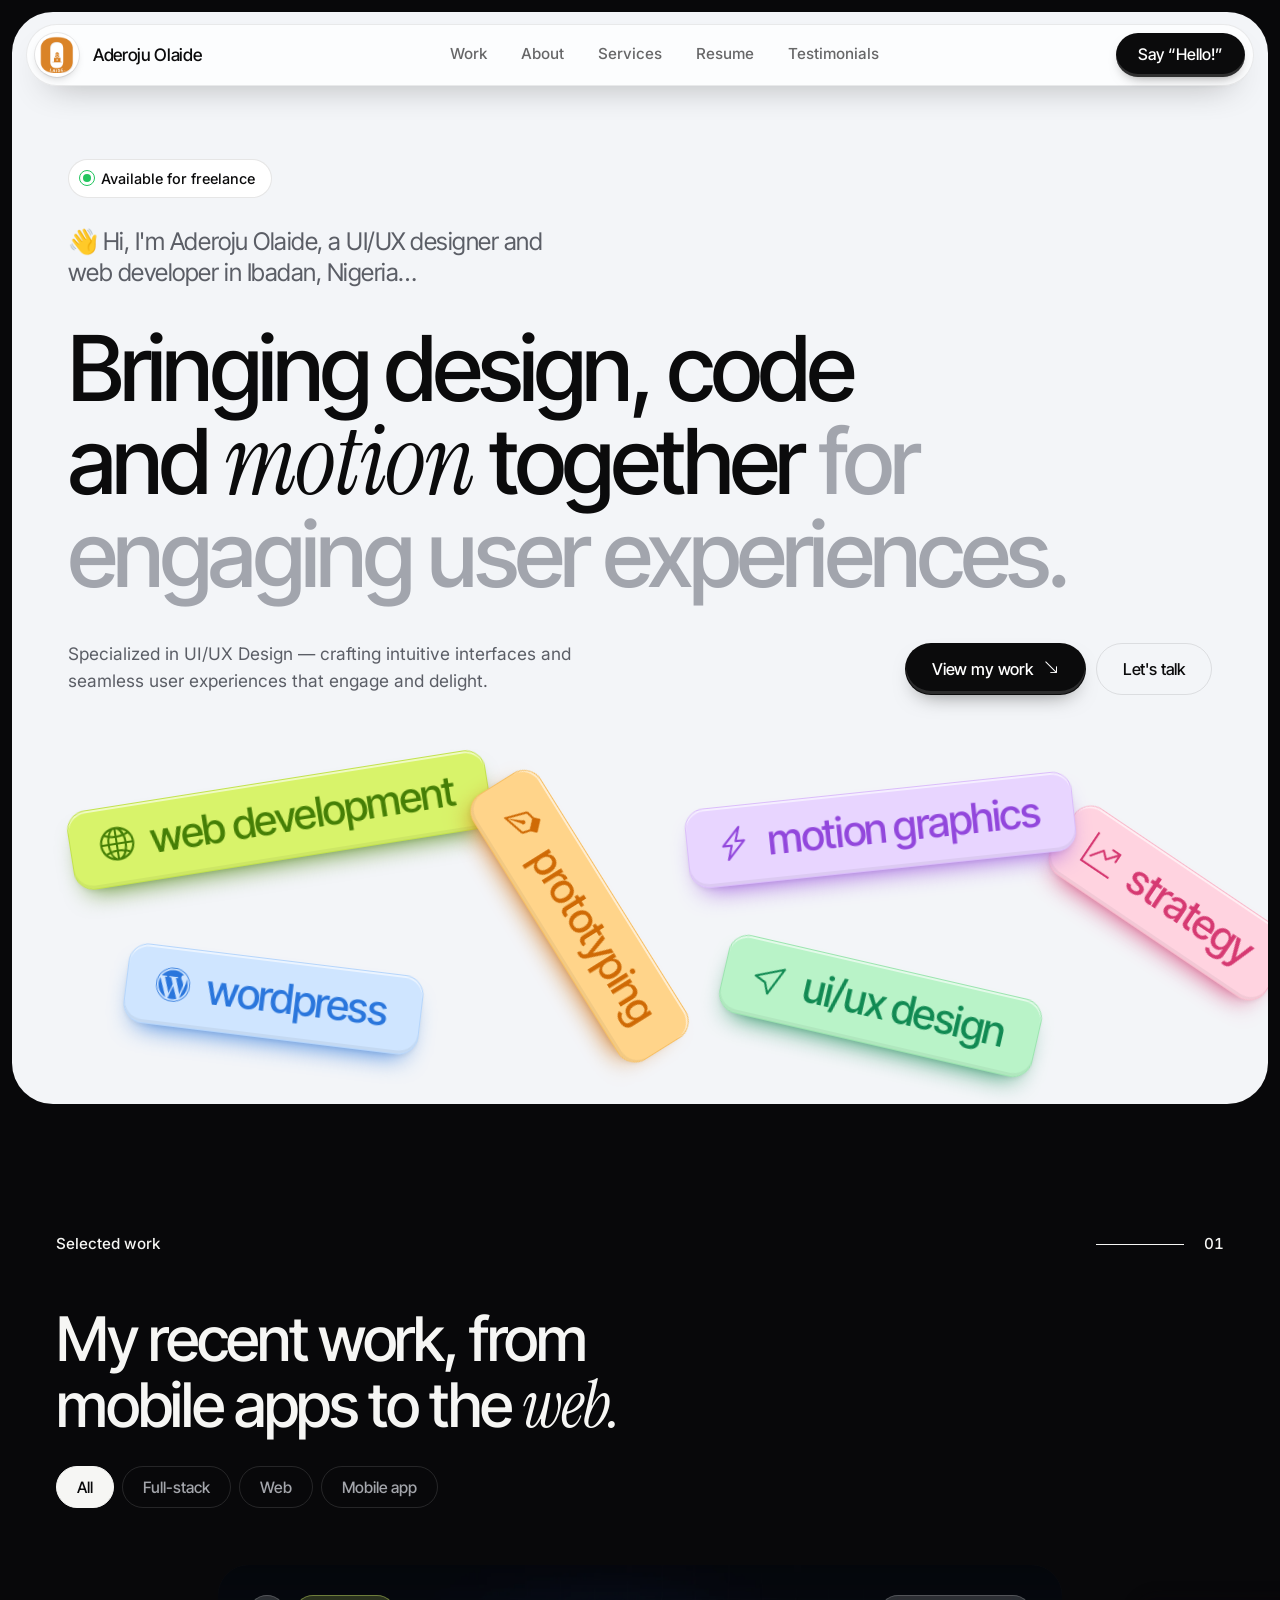
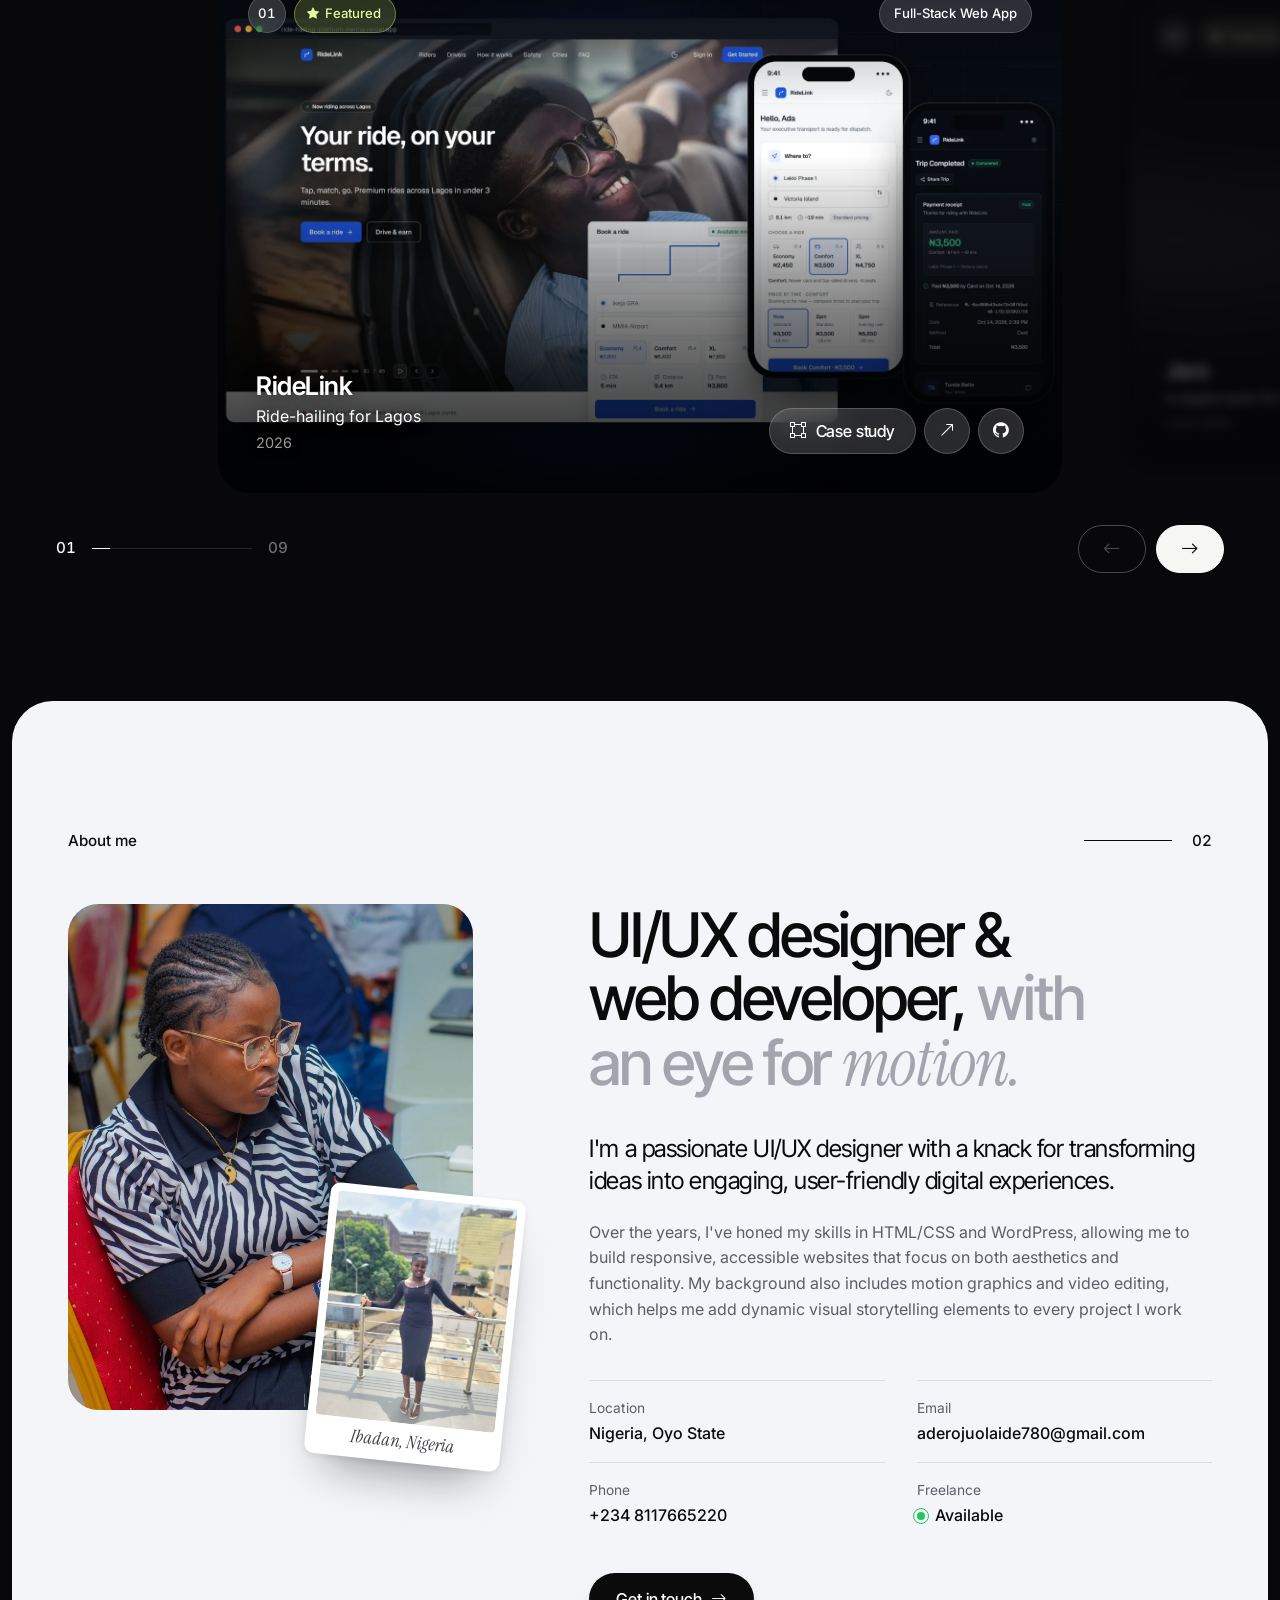
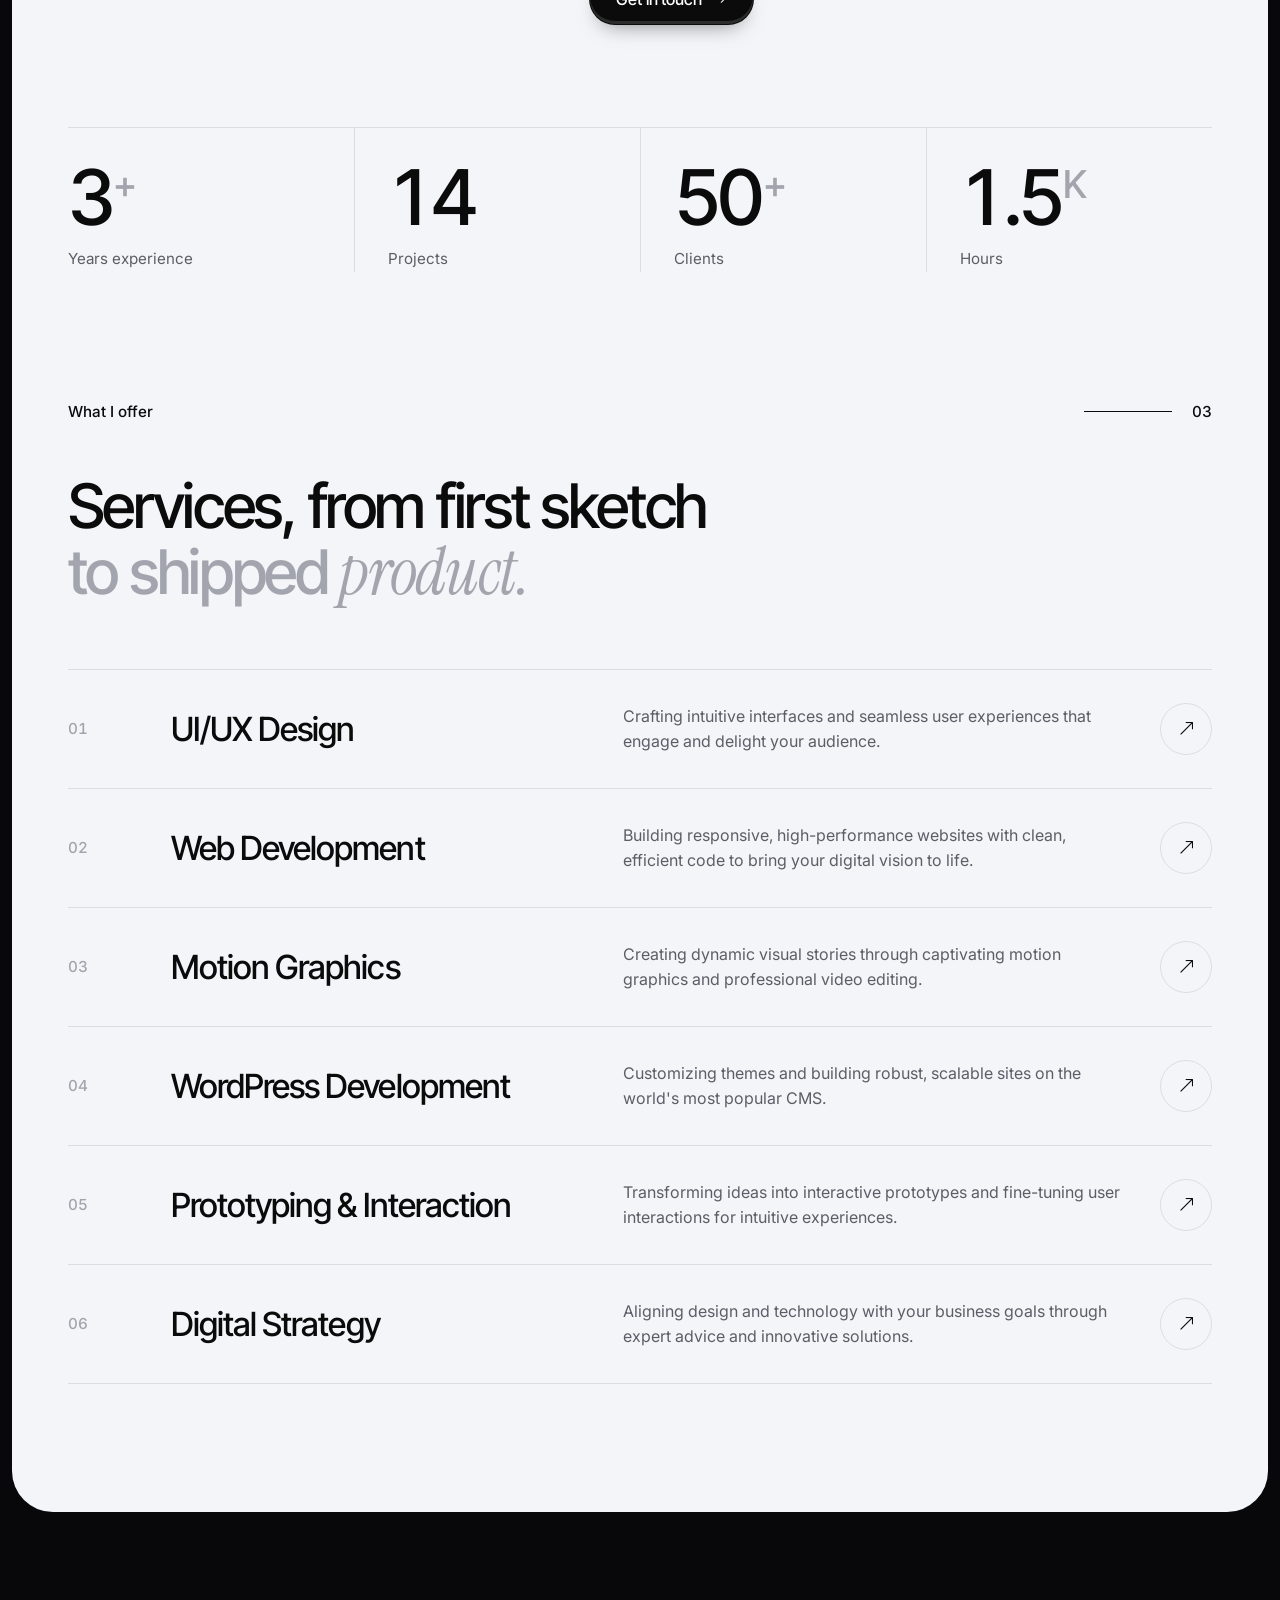
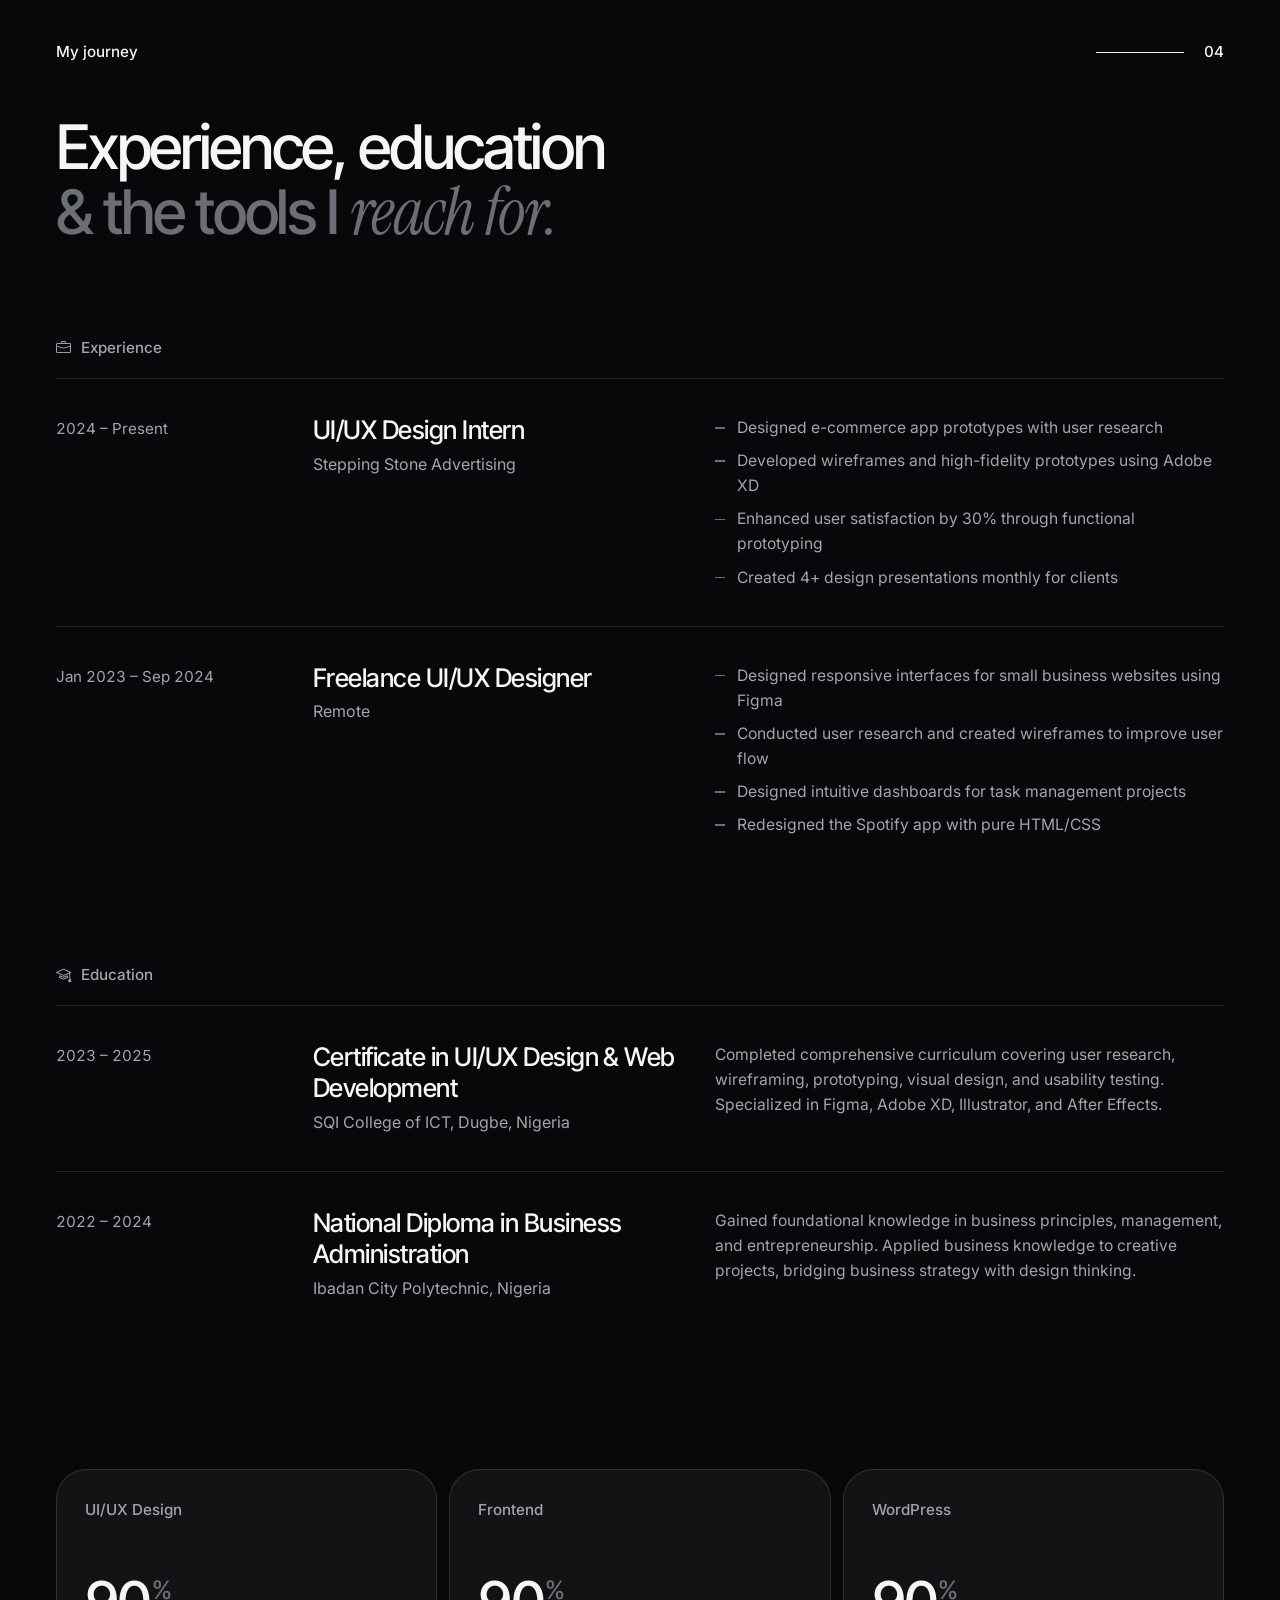
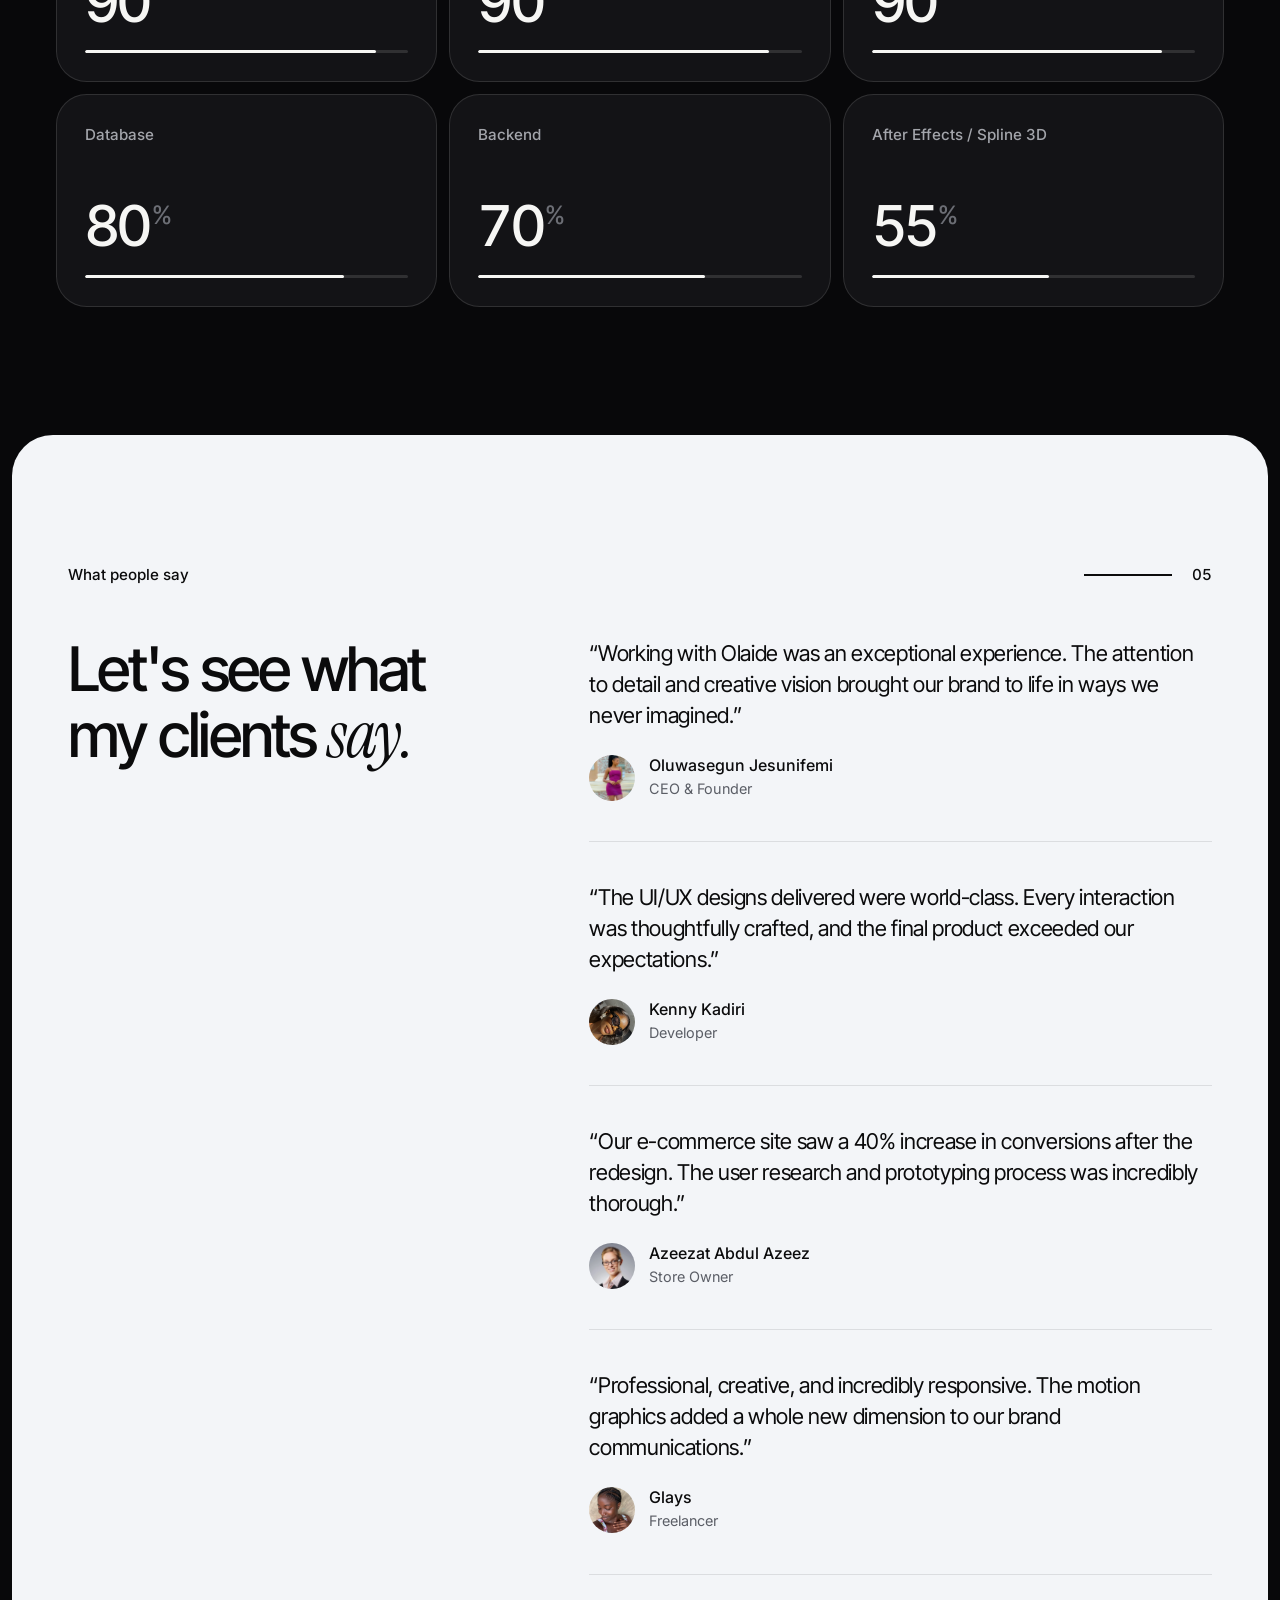
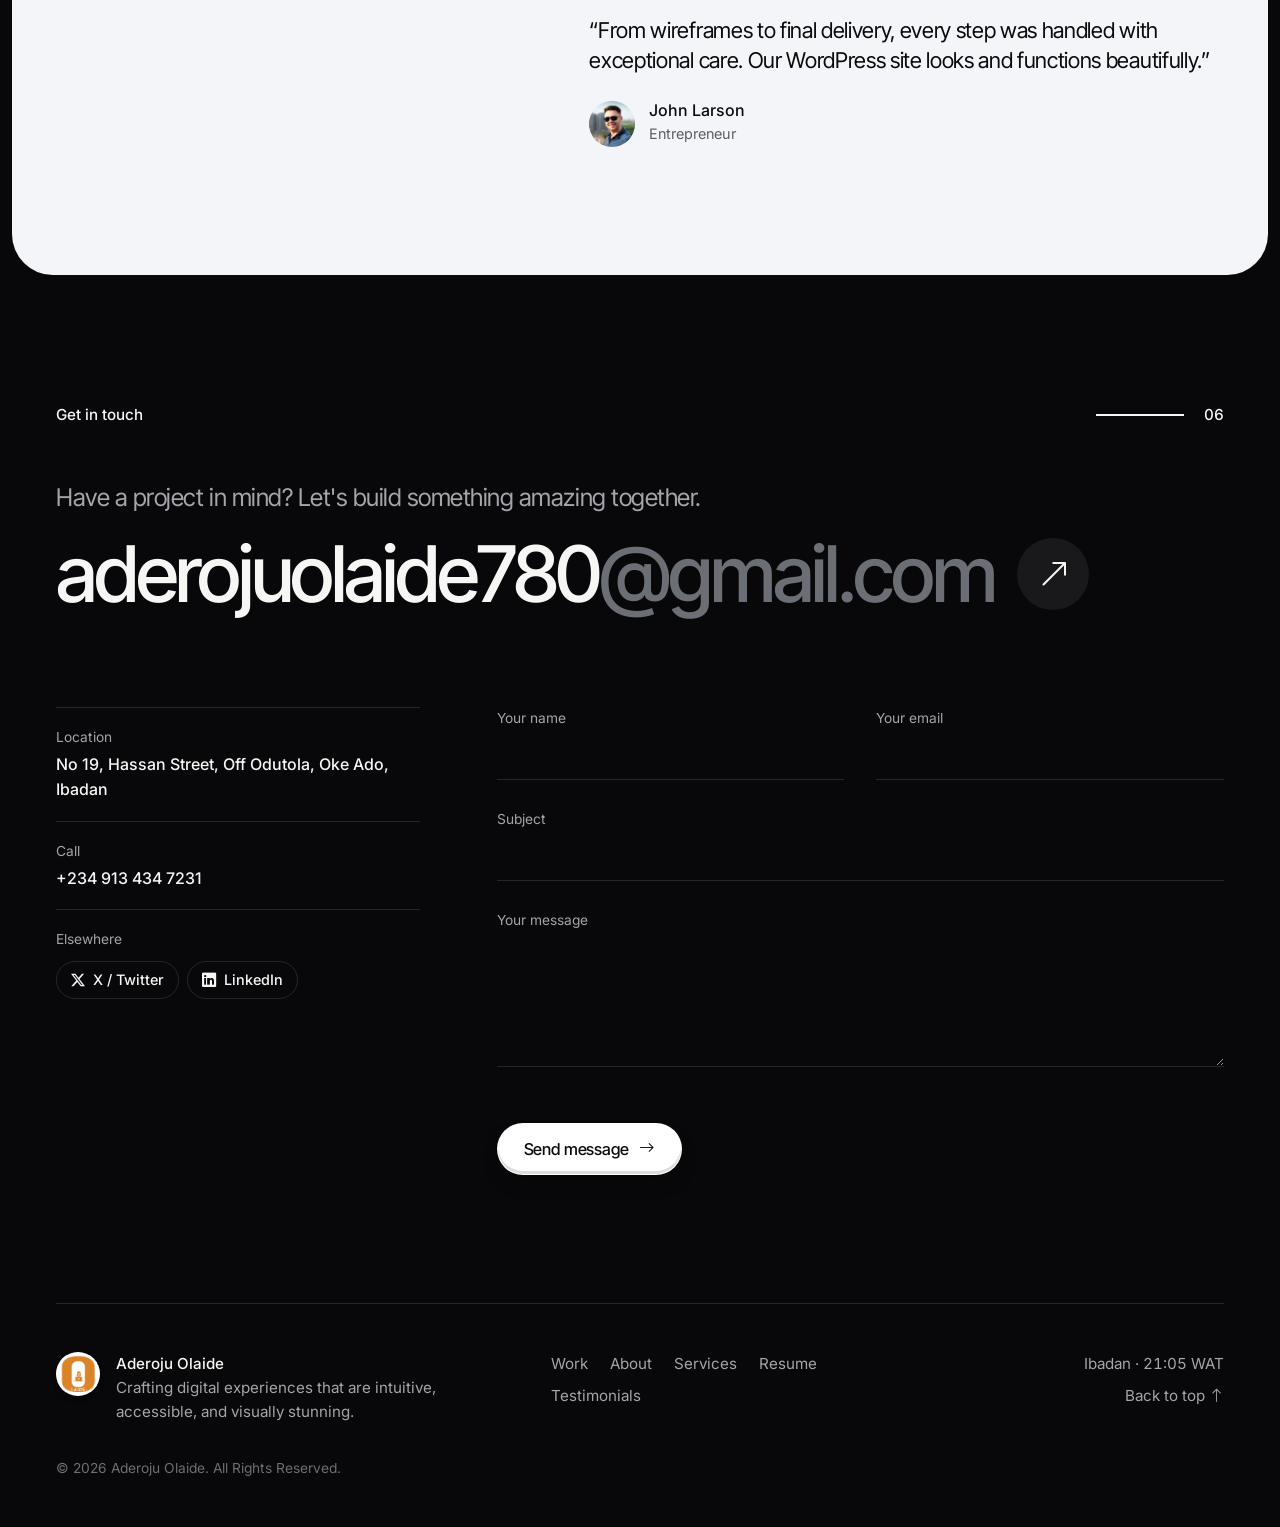
<file: index.html>
<!DOCTYPE html>
<html lang="en">
  <head>
    <meta charset="utf-8" />
    <meta content="width=device-width, initial-scale=1.0" name="viewport" />

    <title>Olaide Atechsis — UI/UX Designer &amp; Web Developer</title>
    <meta content="Portfolio of Aderoju Olaide — UI/UX Designer, Web Developer, and Motion Graphics Artist" name="description" />
    <meta content="UI/UX, Designer, Web Developer, Portfolio, Figma, WordPress" name="keywords" />
    <meta name="theme-color" content="#08080a" />

    <!-- Favicons -->
    <link href="assets/img/logo-mark.png" rel="icon" />
    <link href="assets/img/logo-mark.png" rel="apple-touch-icon" />

    <!-- Google Fonts -->
    <link rel="preconnect" href="https://fonts.googleapis.com" />
    <link rel="preconnect" href="https://fonts.gstatic.com" crossorigin />
    <link href="https://fonts.googleapis.com/css2?family=Instrument+Serif:ital@0;1&family=Inter:wght@400;500;600&family=Inter+Tight:wght@400;500;600&display=swap" rel="stylesheet" />

    <!-- Vendor CSS Files -->
    <link href="assets/vendor/bootstrap-icons/bootstrap-icons.css" rel="stylesheet" />

    <!-- Main CSS File -->
    <link href="assets/css/style.css" rel="stylesheet" />

    <!-- Motion is only enabled once JS is known to be running -->
    <script>
      document.documentElement.classList.add("js");
      setTimeout(function () {
        if (!window.__portfolioReady) document.documentElement.classList.remove("js");
      }, 4000);
    </script>
  </head>

  <body>
    <a href="#main" class="skip-link">Skip to content</a>

    <!-- ======= Floating Nav ======= -->
    <header class="nav" id="nav" data-tone="light">
      <div class="nav__pill">
        <a href="#hero" class="nav__brand" aria-label="Aderoju Olaide — back to top">
          <span class="brand-mark"><img src="assets/img/logo-mark.png" alt="" /></span>
          <span class="nav__name">Aderoju Olaide</span>
        </a>
        <nav class="nav__links" aria-label="Primary">
          <a href="#portfolio">Work</a>
          <a href="#about">About</a>
          <a href="#services">Services</a>
          <a href="#resume">Resume</a>
          <a href="#testimonials">Testimonials</a>
        </nav>
        <a href="#contact" class="nav__cta">Say “Hello!”</a>
      </div>
    </header>

    <main id="main">
      <!-- ======= Hero (light) ======= -->
      <section id="hero" class="hero sheet tone-light">
        <div class="wrap">
          <p class="status" data-reveal><span class="status__dot"></span>Available for freelance</p>
          <p class="hero__intro" data-reveal>
            <span class="wave" aria-hidden="true">👋</span> Hi, I'm Aderoju Olaide, a UI/UX designer and web developer in Ibadan, Nigeria…
          </p>
          <h1 class="display" data-split>
            Bringing design, code and <em class="serif">motion</em> together
            <span class="dim">for engaging user experiences.</span>
          </h1>

          <div class="hero__foot">
            <p class="hero__lede" data-reveal>
              Specialized in UI/UX Design — crafting intuitive interfaces and seamless user experiences that engage and delight.
            </p>
            <div class="hero__actions" data-reveal>
              <a href="#portfolio" class="btn btn--solid">View my work <i class="bi bi-arrow-down-right"></i></a>
              <a href="#contact" class="btn btn--ghost">Let's talk</a>
            </div>
          </div>

          <ul class="stickers" aria-label="What I do" data-observe>
            <li class="sticker sticker--lime"><i class="bi bi-globe2"></i>web development</li>
            <li class="sticker sticker--sky"><i class="bi bi-wordpress"></i>wordpress</li>
            <li class="sticker sticker--orange"><i class="bi bi-vector-pen"></i>prototyping</li>
            <li class="sticker sticker--lilac"><i class="bi bi-lightning-charge"></i>motion graphics</li>
            <li class="sticker sticker--mint"><i class="bi bi-cursor"></i>ui/ux design</li>
            <li class="sticker sticker--rose"><i class="bi bi-graph-up-arrow"></i>strategy</li>
          </ul>
        </div>
      </section>
      <!-- End Hero -->

      <!-- ======= Portfolio (dark) ======= -->
      <section id="portfolio" class="work band tone-dark pad">
        <div class="wrap">
          <header class="sec-head" data-reveal>
            <span class="sec-head__label">Selected work</span>
            <span class="sec-head__rule"></span>
            <span class="sec-head__num">01</span>
          </header>
          <div class="work__intro">
            <h2 class="h2" data-split>My recent work, from mobile apps to the <em class="serif">web.</em></h2>
            <div class="chips" role="group" aria-label="Filter projects" data-reveal>
              <button class="chip" type="button" data-filter="*" aria-pressed="true">All</button>
              <button class="chip" type="button" data-filter="fullstack" aria-pressed="false">Full-stack</button>
              <button class="chip" type="button" data-filter="web" aria-pressed="false">Web</button>
              <button class="chip" type="button" data-filter="app" aria-pressed="false">Mobile app</button>
            </div>
          </div>
        </div>

        <!-- Cards rendered by main.js from projects.js data -->
        <div class="work-track" id="workTrack" tabindex="0" role="region" aria-label="Projects — use the arrow keys to browse"></div>

        <div class="wrap work__controls">
          <div class="work__count" aria-live="polite">
            <span id="workCurrent">01</span>
            <span class="work__progress"><i id="workBar"></i></span>
            <span id="workTotal">09</span>
          </div>
          <div class="work__arrows">
            <button class="arrow-pill" id="workPrev" type="button" aria-label="Previous project"><i class="bi bi-arrow-left"></i></button>
            <button class="arrow-pill arrow-pill--solid" id="workNext" type="button" aria-label="Next project"><i class="bi bi-arrow-right"></i></button>
          </div>
        </div>
      </section>
      <!-- End Portfolio -->

      <!-- ======= About + Services (light) ======= -->
      <div class="sheet tone-light">
        <section id="about" class="about pad">
          <div class="wrap">
            <header class="sec-head" data-reveal>
              <span class="sec-head__label">About me</span>
              <span class="sec-head__rule"></span>
              <span class="sec-head__num">02</span>
            </header>

            <div class="about__grid">
              <div class="about__photos" data-reveal>
                <figure class="about__photo">
                  <img src="assets/img/olaidee.jpg" alt="Aderoju Olaide working on a laptop at the Sui Developers Workshop in Ibadan" loading="lazy" />
                </figure>
                <figure class="polaroid">
                  <img src="assets/img/eyin.jpg" alt="Portrait of Aderoju Olaide" loading="lazy" />
                  <figcaption>Ibadan, Nigeria</figcaption>
                </figure>
              </div>

              <div class="about__copy">
                <h2 class="h2" data-split>UI/UX designer &amp; web developer, <span class="dim">with an eye for <em class="serif">motion.</em></span></h2>
                <p class="lead" data-reveal>
                  I'm a passionate UI/UX designer with a knack for transforming ideas into engaging, user-friendly digital experiences.
                </p>
                <p data-reveal>
                  Over the years, I've honed my skills in HTML/CSS and WordPress, allowing me to build responsive, accessible websites that focus on both aesthetics and functionality. My background also includes motion graphics and video editing, which helps me add dynamic visual storytelling elements to every project I work on.
                </p>
                <dl class="facts" data-reveal>
                  <div><dt>Location</dt><dd>Nigeria, Oyo State</dd></div>
                  <div><dt>Email</dt><dd><a href="mailto:aderojuolaide780@gmail.com">aderojuolaide780@gmail.com</a></dd></div>
                  <div><dt>Phone</dt><dd><a href="tel:+2348117665220">+234 8117665220</a></dd></div>
                  <div><dt>Freelance</dt><dd><span class="status__dot"></span>Available</dd></div>
                </dl>
                <a href="#contact" class="btn btn--solid" data-reveal>Get in touch <i class="bi bi-arrow-right"></i></a>
              </div>
            </div>

            <ul class="stats" data-reveal>
              <li>
                <span class="stat__num"><span data-count="3">3</span><sup>+</sup></span>
                <span class="stat__label">Years experience</span>
              </li>
              <li>
                <span class="stat__num"><span data-count="14">14</span></span>
                <span class="stat__label">Projects</span>
              </li>
              <li>
                <span class="stat__num"><span data-count="50">50</span><sup>+</sup></span>
                <span class="stat__label">Clients</span>
              </li>
              <li>
                <span class="stat__num"><span data-count="1.5">1.5</span><sup>K</sup></span>
                <span class="stat__label">Hours</span>
              </li>
            </ul>
          </div>
        </section>

        <section id="services" class="services pad">
          <div class="wrap">
            <header class="sec-head" data-reveal>
              <span class="sec-head__label">What I offer</span>
              <span class="sec-head__rule"></span>
              <span class="sec-head__num">03</span>
            </header>
            <h2 class="h2" data-split>Services, from first sketch <span class="dim">to shipped <em class="serif">product.</em></span></h2>

            <ol class="rows">
              <li data-reveal>
                <a class="row" href="#contact">
                  <span class="row__num">01</span>
                  <h3 class="row__title">UI/UX Design</h3>
                  <p class="row__desc">Crafting intuitive interfaces and seamless user experiences that engage and delight your audience.</p>
                  <span class="row__arrow"><i class="bi bi-arrow-up-right"></i></span>
                </a>
              </li>
              <li data-reveal>
                <a class="row" href="#contact">
                  <span class="row__num">02</span>
                  <h3 class="row__title">Web Development</h3>
                  <p class="row__desc">Building responsive, high-performance websites with clean, efficient code to bring your digital vision to life.</p>
                  <span class="row__arrow"><i class="bi bi-arrow-up-right"></i></span>
                </a>
              </li>
              <li data-reveal>
                <a class="row" href="#contact">
                  <span class="row__num">03</span>
                  <h3 class="row__title">Motion Graphics</h3>
                  <p class="row__desc">Creating dynamic visual stories through captivating motion graphics and professional video editing.</p>
                  <span class="row__arrow"><i class="bi bi-arrow-up-right"></i></span>
                </a>
              </li>
              <li data-reveal>
                <a class="row" href="#contact">
                  <span class="row__num">04</span>
                  <h3 class="row__title">WordPress Development</h3>
                  <p class="row__desc">Customizing themes and building robust, scalable sites on the world's most popular CMS.</p>
                  <span class="row__arrow"><i class="bi bi-arrow-up-right"></i></span>
                </a>
              </li>
              <li data-reveal>
                <a class="row" href="#contact">
                  <span class="row__num">05</span>
                  <h3 class="row__title">Prototyping &amp; Interaction</h3>
                  <p class="row__desc">Transforming ideas into interactive prototypes and fine-tuning user interactions for intuitive experiences.</p>
                  <span class="row__arrow"><i class="bi bi-arrow-up-right"></i></span>
                </a>
              </li>
              <li data-reveal>
                <a class="row" href="#contact">
                  <span class="row__num">06</span>
                  <h3 class="row__title">Digital Strategy</h3>
                  <p class="row__desc">Aligning design and technology with your business goals through expert advice and innovative solutions.</p>
                  <span class="row__arrow"><i class="bi bi-arrow-up-right"></i></span>
                </a>
              </li>
            </ol>
          </div>
        </section>
      </div>
      <!-- End About + Services -->

      <!-- ======= Resume + Skills (dark) ======= -->
      <section id="resume" class="resume band tone-dark pad">
        <div class="wrap">
          <header class="sec-head" data-reveal>
            <span class="sec-head__label">My journey</span>
            <span class="sec-head__rule"></span>
            <span class="sec-head__num">04</span>
          </header>
          <h2 class="h2" data-split>Experience, education <span class="dim">&amp; the tools I <em class="serif">reach for.</em></span></h2>

          <div class="tl-group">
            <h3 class="tl-group__label" data-reveal><i class="bi bi-briefcase"></i> Experience</h3>
            <ol class="tl">
              <li class="tl__row" data-reveal>
                <span class="tl__date">2024 – Present</span>
                <div class="tl__role">
                  <h4>UI/UX Design Intern</h4>
                  <p>Stepping Stone Advertising</p>
                </div>
                <ul class="tl__points">
                  <li>Designed e-commerce app prototypes with user research</li>
                  <li>Developed wireframes and high-fidelity prototypes using Adobe XD</li>
                  <li>Enhanced user satisfaction by 30% through functional prototyping</li>
                  <li>Created 4+ design presentations monthly for clients</li>
                </ul>
              </li>
              <li class="tl__row" data-reveal>
                <span class="tl__date">Jan 2023 – Sep 2024</span>
                <div class="tl__role">
                  <h4>Freelance UI/UX Designer</h4>
                  <p>Remote</p>
                </div>
                <ul class="tl__points">
                  <li>Designed responsive interfaces for small business websites using Figma</li>
                  <li>Conducted user research and created wireframes to improve user flow</li>
                  <li>Designed intuitive dashboards for task management projects</li>
                  <li>Redesigned the Spotify app with pure HTML/CSS</li>
                </ul>
              </li>
            </ol>
          </div>

          <div class="tl-group">
            <h3 class="tl-group__label" data-reveal><i class="bi bi-mortarboard"></i> Education</h3>
            <ol class="tl">
              <li class="tl__row" data-reveal>
                <span class="tl__date">2023 – 2025</span>
                <div class="tl__role">
                  <h4>Certificate in UI/UX Design &amp; Web Development</h4>
                  <p>SQI College of ICT, Dugbe, Nigeria</p>
                </div>
                <p class="tl__points">Completed comprehensive curriculum covering user research, wireframing, prototyping, visual design, and usability testing. Specialized in Figma, Adobe XD, Illustrator, and After Effects.</p>
              </li>
              <li class="tl__row" data-reveal>
                <span class="tl__date">2022 – 2024</span>
                <div class="tl__role">
                  <h4>National Diploma in Business Administration</h4>
                  <p>Ibadan City Polytechnic, Nigeria</p>
                </div>
                <p class="tl__points">Gained foundational knowledge in business principles, management, and entrepreneurship. Applied business knowledge to creative projects, bridging business strategy with design thinking.</p>
              </li>
            </ol>
          </div>

          <div class="tl-group" id="skills">
            <h3 class="tl-group__label" data-reveal><i class="bi bi-stars"></i> Skills &amp; tools</h3>
            <ul class="skills">
              <li class="skill" style="--v: 90%" data-reveal>
                <span class="skill__name">UI/UX Design</span>
                <span class="skill__value">90<sup>%</sup></span>
                <span class="skill__bar"><i></i></span>
              </li>
              <li class="skill" style="--v: 90%" data-reveal>
                <span class="skill__name">Frontend</span>
                <span class="skill__value">90<sup>%</sup></span>
                <span class="skill__bar"><i></i></span>
              </li>
              <li class="skill" style="--v: 90%" data-reveal>
                <span class="skill__name">WordPress</span>
                <span class="skill__value">90<sup>%</sup></span>
                <span class="skill__bar"><i></i></span>
              </li>
              <li class="skill" style="--v: 80%" data-reveal>
                <span class="skill__name">Database</span>
                <span class="skill__value">80<sup>%</sup></span>
                <span class="skill__bar"><i></i></span>
              </li>
              <li class="skill" style="--v: 70%" data-reveal>
                <span class="skill__name">Backend</span>
                <span class="skill__value">70<sup>%</sup></span>
                <span class="skill__bar"><i></i></span>
              </li>
              <li class="skill" style="--v: 55%" data-reveal>
                <span class="skill__name">After Effects / Spline 3D</span>
                <span class="skill__value">55<sup>%</sup></span>
                <span class="skill__bar"><i></i></span>
              </li>
            </ul>
          </div>
        </div>
      </section>
      <!-- End Resume + Skills -->

      <!-- ======= Testimonials (light) ======= -->
      <section id="testimonials" class="testimonials sheet tone-light pad">
        <div class="wrap">
          <header class="sec-head" data-reveal>
            <span class="sec-head__label">What people say</span>
            <span class="sec-head__rule"></span>
            <span class="sec-head__num">05</span>
          </header>

          <div class="quotes">
            <div class="quotes__aside">
              <h2 class="h2" data-split>Let's see what my clients <em class="serif">say.</em></h2>
            </div>

            <ul class="quotes__list">
              <li data-reveal>
                <figure class="quote">
                  <blockquote>“Working with Olaide was an exceptional experience. The attention to detail and creative vision brought our brand to life in ways we never imagined.”</blockquote>
                  <figcaption>
                    <img src="assets/img/testimonials/tife.jpg" alt="" loading="lazy" />
                    <span><strong>Oluwasegun Jesunifemi</strong><small>CEO &amp; Founder</small></span>
                  </figcaption>
                </figure>
              </li>
              <li data-reveal>
                <figure class="quote">
                  <blockquote>“The UI/UX designs delivered were world-class. Every interaction was thoughtfully crafted, and the final product exceeded our expectations.”</blockquote>
                  <figcaption>
                    <img src="assets/img/kenny.jpeg" alt="" loading="lazy" />
                    <span><strong>Kenny Kadiri</strong><small>Developer</small></span>
                  </figcaption>
                </figure>
              </li>
              <li data-reveal>
                <figure class="quote">
                  <blockquote>“Our e-commerce site saw a 40% increase in conversions after the redesign. The user research and prototyping process was incredibly thorough.”</blockquote>
                  <figcaption>
                    <img src="assets/img/testimonials/testimonials-3.jpg" alt="" loading="lazy" />
                    <span><strong>Azeezat Abdul Azeez</strong><small>Store Owner</small></span>
                  </figcaption>
                </figure>
              </li>
              <li data-reveal>
                <figure class="quote">
                  <blockquote>“Professional, creative, and incredibly responsive. The motion graphics added a whole new dimension to our brand communications.”</blockquote>
                  <figcaption>
                    <img src="assets/img/kennymii.jpg" alt="" loading="lazy" />
                    <span><strong>Glays</strong><small>Freelancer</small></span>
                  </figcaption>
                </figure>
              </li>
              <li data-reveal>
                <figure class="quote">
                  <blockquote>“From wireframes to final delivery, every step was handled with exceptional care. Our WordPress site looks and functions beautifully.”</blockquote>
                  <figcaption>
                    <img src="assets/img/testimonials/testimonials-5.jpg" alt="" loading="lazy" />
                    <span><strong>John Larson</strong><small>Entrepreneur</small></span>
                  </figcaption>
                </figure>
              </li>
            </ul>
          </div>
        </div>
      </section>
      <!-- End Testimonials -->

      <!-- ======= Contact (dark) ======= -->
      <section id="contact" class="contact band tone-dark">
        <div class="wrap">
          <header class="sec-head" data-reveal>
            <span class="sec-head__label">Get in touch</span>
            <span class="sec-head__rule"></span>
            <span class="sec-head__num">06</span>
          </header>

          <p class="contact__kicker" data-reveal>Have a project in mind? Let's build something amazing together.</p>
          <a class="mail" href="mailto:aderojuolaide780@gmail.com" data-reveal>
            <span class="mail__text">aderojuolaide780<span class="dim">@gmail.com</span></span>
            <span class="mail__arrow"><i class="bi bi-arrow-up-right"></i></span>
          </a>

          <div class="contact__grid">
            <dl class="contact__info" data-reveal>
              <div>
                <dt>Location</dt>
                <dd>No 19, Hassan Street, Off Odutola, Oke Ado, Ibadan</dd>
              </div>
              <div>
                <dt>Call</dt>
                <dd><a href="tel:+2349134347231">+234 913 434 7231</a></dd>
              </div>
              <div>
                <dt>Elsewhere</dt>
                <dd class="socials">
                  <a href="https://x.com/OlaideAder5230" target="_blank" rel="noopener">
                    <svg viewBox="0 0 16 16" width="14" height="14" fill="currentColor" aria-hidden="true"><path d="M12.6.75h2.454l-5.36 6.142L16 15.25h-4.937l-3.867-5.07-4.425 5.07H.316l5.733-6.57L0 .75h5.063l3.495 4.633L12.601.75Zm-.86 13.028h1.36L4.323 2.145H2.865z" /></svg>
                    X / Twitter
                  </a>
                  <a href="https://www.linkedin.com/in/rokibat-aderoju-189524285/" target="_blank" rel="noopener"><i class="bi bi-linkedin"></i> LinkedIn</a>
                </dd>
              </div>
            </dl>

            <form action="forms/contact.php" method="post" role="form" class="contact-form php-email-form" data-reveal>
              <div class="field">
                <label for="name">Your name</label>
                <input type="text" name="name" id="name" autocomplete="name" required />
              </div>
              <div class="field">
                <label for="email">Your email</label>
                <input type="email" name="email" id="email" autocomplete="email" required />
              </div>
              <div class="field field--full">
                <label for="subject">Subject</label>
                <input type="text" name="subject" id="subject" required />
              </div>
              <div class="field field--full">
                <label for="message">Your message</label>
                <textarea name="message" id="message" rows="4" required></textarea>
              </div>
              <div class="form-status field--full">
                <div class="loading">Sending…</div>
                <div class="error-message"></div>
                <div class="sent-message">Your message has been sent. Thank you!</div>
              </div>
              <button type="submit" class="btn btn--solid">Send message <i class="bi bi-arrow-right"></i></button>
            </form>
          </div>
        </div>

        <!-- ======= Footer ======= -->
        <footer id="footer" class="footer wrap">
          <div class="footer__brand">
            <span class="brand-mark"><img src="assets/img/logo-mark.png" alt="" loading="lazy" /></span>
            <p><strong>Aderoju Olaide</strong>Crafting digital experiences that are intuitive, accessible, and visually stunning.</p>
          </div>
          <nav class="footer__links" aria-label="Footer">
            <a href="#portfolio">Work</a>
            <a href="#about">About</a>
            <a href="#services">Services</a>
            <a href="#resume">Resume</a>
            <a href="#testimonials">Testimonials</a>
          </nav>
          <div class="footer__meta">
            <span>Ibadan <span id="localTime"></span></span>
            <a href="#hero" class="footer__top">Back to top <i class="bi bi-arrow-up"></i></a>
          </div>
          <p class="footer__copy">&copy; <span id="currentYear"></span> Aderoju Olaide. All Rights Reserved.</p>
        </footer>
        <!-- End Footer -->
      </section>
      <!-- End Contact -->
    </main>
    <!-- End #main -->

    <!-- Vendor JS Files -->
    <script src="assets/vendor/php-email-form/validate.js"></script>

    <!-- Projects Data -->
    <script src="assets/js/projects.js"></script>
    <!-- Main JS File -->
    <script src="assets/js/main.js"></script>
  </body>
</html>
</file>
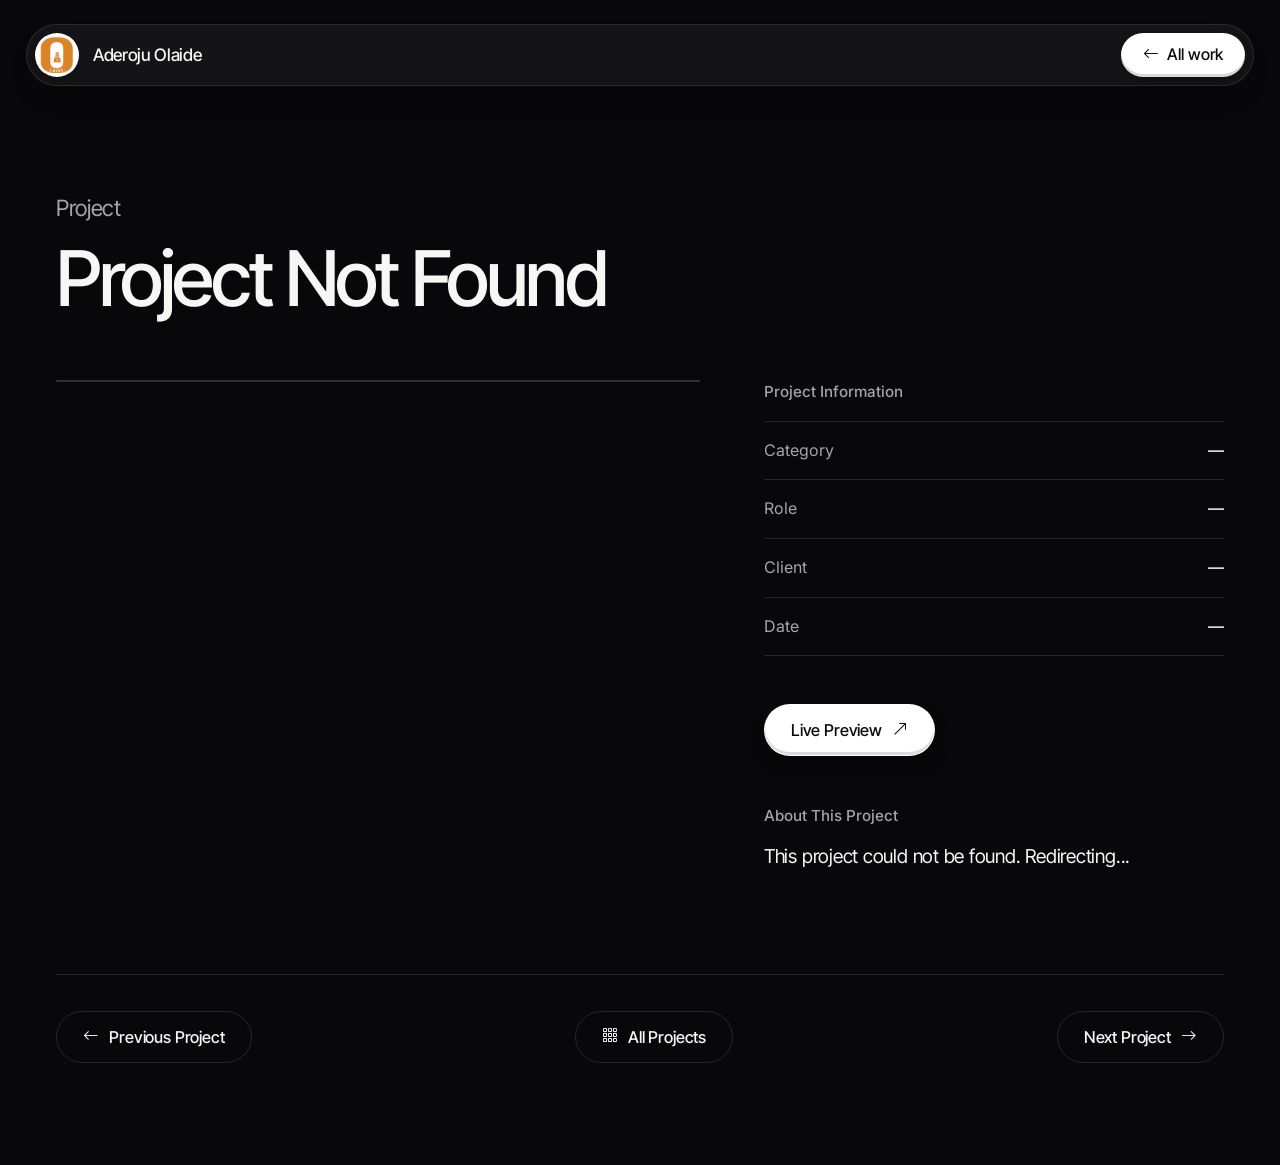
<file: portfolio-details.html>
<!DOCTYPE html>
<html lang="en">

<head>
  <meta charset="utf-8">
  <meta content="width=device-width, initial-scale=1.0" name="viewport">

  <title>Project Details — Aderoju Olaide Portfolio</title>
  <meta content="" name="description">
  <meta content="" name="keywords">
  <meta name="theme-color" content="#08080a">

  <!-- Favicons -->
  <link href="assets/img/logo-mark.png" rel="icon">
  <link href="assets/img/logo-mark.png" rel="apple-touch-icon">

  <!-- Google Fonts -->
  <link rel="preconnect" href="https://fonts.googleapis.com">
  <link rel="preconnect" href="https://fonts.gstatic.com" crossorigin>
  <link href="https://fonts.googleapis.com/css2?family=Instrument+Serif:ital@0;1&family=Inter:wght@400;500;600&family=Inter+Tight:wght@400;500;600&display=swap" rel="stylesheet">

  <!-- Vendor CSS Files -->
  <link href="assets/vendor/bootstrap-icons/bootstrap-icons.css" rel="stylesheet">
  <link href="assets/vendor/swiper/swiper-bundle.min.css" rel="stylesheet">

  <!-- Main CSS File -->
  <link href="assets/css/style.css" rel="stylesheet">

  <!-- Motion is only enabled once JS is known to be running -->
  <script>
    document.documentElement.classList.add("js");
    setTimeout(function () {
      if (!window.__portfolioReady) document.documentElement.classList.remove("js");
    }, 4000);
  </script>
</head>

<body class="tone-dark">
  <!-- ======= Floating Nav ======= -->
  <header class="nav" id="nav" data-tone="dark">
    <div class="nav__pill">
      <a href="index.html" class="nav__brand" aria-label="Aderoju Olaide — home">
        <span class="brand-mark"><img src="assets/img/logo-mark.png" alt=""></span>
        <span class="nav__name">Aderoju Olaide</span>
      </a>
      <a href="index.html#portfolio" class="nav__cta"><i class="bi bi-arrow-left"></i>&nbsp; All work</a>
    </div>
  </header>

  <main id="main" class="detail">

    <!-- ======= Portfolio Details Section ======= -->
    <section id="portfolio-details" class="wrap">

      <!-- Dynamic project title -->
      <p class="detail__category" id="detailCategory" data-reveal>Project</p>
      <h1 class="display" id="detailTitle" data-reveal>Loading...</h1>

      <div class="detail__grid">

        <!-- Image Slider -->
        <div class="portfolio-details-slider swiper" data-reveal>
          <div class="swiper-wrapper" id="detailSlider">
            <!-- Slides injected dynamically -->
          </div>
          <div class="swiper-pagination"></div>
          <div class="swiper-button-next"></div>
          <div class="swiper-button-prev"></div>
        </div>

        <!-- Project Info -->
        <div class="detail__aside" data-reveal>
          <h2>Project Information</h2>
          <div class="detail-info-grid">
            <div class="detail-info-item">
              <span class="detail-label">Category</span>
              <span class="detail-value" id="detailCategoryValue">—</span>
            </div>
            <div class="detail-info-item">
              <span class="detail-label">Role</span>
              <span class="detail-value" id="detailRole">—</span>
            </div>
            <div class="detail-info-item">
              <span class="detail-label">Client</span>
              <span class="detail-value" id="detailClient">—</span>
            </div>
            <div class="detail-info-item">
              <span class="detail-label">Date</span>
              <span class="detail-value" id="detailDate">—</span>
            </div>
          </div>

          <!-- Technologies -->
          <div class="detail-technologies" id="detailTechnologies">
            <!-- Tech badges injected dynamically -->
          </div>

          <!-- Action Buttons -->
          <div class="detail-actions">
            <a href="#" class="btn btn--solid" id="detailLiveLink" target="_blank" rel="noopener">
              Live Preview <i class="bi bi-arrow-up-right"></i>
            </a>
            <a href="#" class="btn btn--ghost" id="detailGithubLink" target="_blank" rel="noopener" style="display:none;">
              <i class="bi bi-github"></i> View Code
            </a>
            <a href="#" class="btn btn--ghost" id="detailFigmaLink" target="_blank" rel="noopener" style="display:none;">
              <i class="bi bi-vector-pen"></i> View in Figma
            </a>
          </div>

          <!-- Project Description -->
          <div class="portfolio-detail-description">
            <h2>About This Project</h2>
            <p id="detailDescription">Loading project description...</p>
          </div>
        </div>

      </div>

      <!-- Navigation between projects -->
      <div class="project-navigation">
        <a href="#" class="btn btn--ghost" id="prevProject">
          <i class="bi bi-arrow-left"></i> Previous Project
        </a>
        <a href="index.html#portfolio" class="btn btn--ghost">
          <i class="bi bi-grid-3x3-gap"></i> All Projects
        </a>
        <a href="#" class="btn btn--ghost" id="nextProject">
          Next Project <i class="bi bi-arrow-right"></i>
        </a>
      </div>

    </section>
    <!-- End Portfolio Details Section -->

  </main><!-- End #main -->

  <!-- Vendor JS Files -->
  <script src="assets/vendor/swiper/swiper-bundle.min.js"></script>

  <!-- Projects Data -->
  <script src="assets/js/projects.js"></script>
  <!-- Main JS File -->
  <script src="assets/js/main.js"></script>
</body>

</html>
</file>
<file: assets/css/style.css>
/**
 * Aderoju Olaide — Portfolio
 * Light "sheets" inset on a dark canvas, alternating with dark bands
 * ================================================
 */

/* ============================================
   Tokens
   ============================================ */
:root {
  /* ---- Typography ---- */
  --font-display: "Inter Tight", "Inter", system-ui, -apple-system, "Segoe UI", sans-serif;
  --font-body: "Inter", system-ui, -apple-system, "Segoe UI", sans-serif;
  --font-serif: "Instrument Serif", "Times New Roman", serif;

  /* ---- Canvas / Layout ---- */
  --canvas: #08080a;
  --max: 1180px;
  --gutter: clamp(20px, 4.4vw, 64px);
  --sheet-gap: clamp(6px, 0.9vw, 12px);
  --sheet-radius: clamp(26px, 3.2vw, 44px);
  --radius: clamp(20px, 2.4vw, 32px);

  /* ---- Motion ---- */
  --ease: cubic-bezier(0.2, 0.7, 0.2, 1);
  --ease-spring: cubic-bezier(0.3, 1.35, 0.5, 1);

  /* ---- Status ---- */
  --green: #22c55e;
}

/* ---- Light tone (sheets) ---- */
.tone-light {
  --bg: #f3f5f8;
  --surface: #ffffff;
  --fg: #0b0b0c;
  --fg-2: #5b5e66;
  --fg-3: #a2a5ad;
  --line: rgba(11, 11, 12, 0.1);
  --chip: rgba(11, 11, 12, 0.05);
  --btn-bg: #0b0b0c;
  --btn-fg: #ffffff;
}

/* ---- Dark tone (bands) ---- */
.tone-dark {
  --bg: #08080a;
  --surface: #131316;
  --fg: #f6f6f4;
  --fg-2: #a3a5ab;
  --fg-3: #6c6e75;
  --line: rgba(255, 255, 255, 0.12);
  --chip: rgba(255, 255, 255, 0.07);
  --btn-bg: #ffffff;
  --btn-fg: #0b0b0c;
}

/* ============================================
   Reset / Base
   ============================================ */
*,
*::before,
*::after {
  box-sizing: border-box;
}

html {
  -webkit-text-size-adjust: 100%;
  scroll-padding-top: 96px;
}

body {
  margin: 0;
  background: var(--canvas);
  color: #f6f6f4;
  font-family: var(--font-body);
  font-size: 1rem;
  line-height: 1.6;
  overflow-x: clip;
  -webkit-font-smoothing: antialiased;
  -moz-osx-font-smoothing: grayscale;
  text-rendering: optimizeLegibility;
}

h1, h2, h3, h4, p, ul, ol, dl, dd, figure, blockquote {
  margin: 0;
}

ul, ol {
  padding: 0;
  list-style: none;
}

img {
  display: block;
  max-width: 100%;
}

a {
  color: inherit;
  text-decoration: none;
}

button, input, textarea {
  font: inherit;
  color: inherit;
}

button {
  cursor: pointer;
}

sup {
  line-height: 0;
}

:focus-visible {
  outline: 2px solid currentColor;
  outline-offset: 3px;
}

::selection {
  background: #d8f36a;
  color: #0b0b0c;
}

[hidden] {
  display: none !important;
}

.d-block {
  display: block !important;
}

.skip-link {
  position: fixed;
  left: 16px;
  top: -80px;
  z-index: 100;
  padding: 10px 16px;
  border-radius: 999px;
  background: #fff;
  color: #0b0b0c;
  font-weight: 500;
}
.skip-link:focus {
  top: 16px;
}

/* ============================================
   Layout primitives
   ============================================ */
.wrap {
  width: min(100% - var(--gutter) * 2, var(--max));
  margin-inline: auto;
}

.sheet {
  position: relative;
  margin-inline: var(--sheet-gap);
  border-radius: var(--sheet-radius);
  background: var(--bg);
  color: var(--fg);
  overflow: clip;
}

.band {
  position: relative;
  background: var(--bg);
  color: var(--fg);
}

.pad {
  padding-block: clamp(72px, 10vw, 150px);
}

/* ============================================
   Type
   ============================================ */
.display,
.h2 {
  font-family: var(--font-display);
  font-weight: 500;
  text-wrap: balance;
}

.display {
  font-size: clamp(2.7rem, 7.1vw, 6.4rem);
  line-height: 0.98;
  letter-spacing: -0.042em;
  max-width: 12.5em;
}

.h2 {
  font-size: clamp(2rem, 4.8vw, 4.1rem);
  line-height: 1.02;
  letter-spacing: -0.038em;
  max-width: 15em;
}

.serif {
  font-family: var(--font-serif);
  font-style: italic;
  font-weight: 400;
  font-size: 1.08em;
  letter-spacing: -0.02em;
}

.dim {
  color: var(--fg-3);
}

.lead {
  font-family: var(--font-display);
  font-size: clamp(1.2rem, 1.9vw, 1.5rem);
  line-height: 1.35;
  letter-spacing: -0.02em;
}

/* Section head: label ——— 01 */
.sec-head {
  display: flex;
  align-items: center;
  gap: 20px;
  margin-bottom: clamp(28px, 4vw, 56px);
  font-size: 0.95rem;
  font-weight: 500;
}
.sec-head__label {
  margin-right: auto;
}
.sec-head__rule {
  width: clamp(48px, 8vw, 88px);
  height: 1.5px;
  background: currentColor;
}
.sec-head__num {
  font-variant-numeric: tabular-nums;
}

/* ============================================
   Buttons / Chips
   ============================================ */
.btn {
  display: inline-flex;
  align-items: center;
  justify-content: center;
  gap: 10px;
  height: 52px;
  padding: 0 26px;
  border: 1px solid transparent;
  border-radius: 999px;
  font-family: var(--font-display);
  font-size: 1.02rem;
  font-weight: 500;
  letter-spacing: -0.01em;
  white-space: nowrap;
  transition: transform 0.35s var(--ease), background 0.35s var(--ease), color 0.35s var(--ease), border-color 0.35s var(--ease);
}
.btn i {
  font-size: 0.95em;
  transition: transform 0.35s var(--ease);
}
.btn:hover i {
  transform: translate(3px, 0);
}
.btn:active {
  transform: scale(0.97);
}

.btn--solid {
  background: var(--btn-bg);
  color: var(--btn-fg);
  box-shadow: inset 0 -3px 0 rgba(128, 128, 128, 0.28), 0 10px 22px -12px rgba(0, 0, 0, 0.55);
}
.btn--solid:hover {
  transform: translateY(-2px);
}

.btn--ghost {
  border-color: var(--line);
  color: var(--fg);
}
.btn--ghost:hover {
  background: var(--fg);
  color: var(--bg);
  border-color: var(--fg);
}

.btn--glass {
  height: 46px;
  padding: 0 20px;
  background: rgba(255, 255, 255, 0.16);
  border-color: rgba(255, 255, 255, 0.2);
  color: #fff;
  -webkit-backdrop-filter: blur(16px) saturate(1.4);
  backdrop-filter: blur(16px) saturate(1.4);
}
.btn--glass:hover {
  background: #fff;
  color: #0b0b0c;
}
.btn--glass.btn--icon {
  width: 46px;
  padding: 0;
}

.chips {
  display: flex;
  flex-wrap: wrap;
  gap: 8px;
}
.chip {
  height: 42px;
  padding: 0 20px;
  border: 1px solid var(--line);
  border-radius: 999px;
  background: transparent;
  color: var(--fg-2);
  font-family: var(--font-display);
  font-size: 0.98rem;
  font-weight: 500;
  transition: background 0.3s var(--ease), color 0.3s var(--ease), border-color 0.3s var(--ease);
}
.chip:hover {
  color: var(--fg);
  border-color: var(--fg-3);
}
.chip[aria-pressed="true"] {
  background: var(--fg);
  border-color: var(--fg);
  color: var(--bg);
}

.arrow-pill {
  display: inline-grid;
  place-items: center;
  width: 68px;
  height: 48px;
  border: 1.5px solid var(--fg);
  border-radius: 999px;
  background: transparent;
  color: var(--fg);
  font-size: 1.1rem;
  transition: background 0.3s var(--ease), color 0.3s var(--ease), opacity 0.3s var(--ease), transform 0.3s var(--ease);
}
.arrow-pill:hover,
.arrow-pill--solid {
  background: var(--fg);
  color: var(--bg);
}
.arrow-pill--solid:hover {
  transform: scale(1.05);
}
.arrow-pill:disabled {
  opacity: 0.28;
  pointer-events: none;
}

/* Availability dot */
.status__dot {
  position: relative;
  display: inline-block;
  width: 8px;
  height: 8px;
  margin-right: 10px;
  border-radius: 50%;
  background: var(--green);
  vertical-align: 0.08em;
}
.status__dot::after {
  content: "";
  position: absolute;
  inset: -4px;
  border-radius: 50%;
  border: 1.5px solid var(--green);
  animation: pulse 2.4s var(--ease) infinite;
}

/* Cropped-in portrait used in the nav and footer */
.avatar {
  position: relative;
  flex: none;
  width: 44px;
  height: 44px;
  border-radius: 50%;
  overflow: hidden;
  background: #ffd98a;
  box-shadow: 0 0 0 3px rgba(255, 201, 92, 0.28);
}
.avatar img {
  position: absolute;
  left: -40%;
  top: -10%;
  width: 300%;
  max-width: none;
}

/* Logo mark in the nav — sits on a white disc so it reads on light and dark */
.brand-mark {
  display: grid;
  place-items: center;
  flex: none;
  width: 44px;
  height: 44px;
  border-radius: 50%;
  background: #fff;
  box-shadow: 0 0 0 1px rgba(11, 11, 12, 0.08), 0 4px 10px -4px rgba(0, 0, 0, 0.25);
  overflow: hidden;
}
.brand-mark img {
  width: 84%;
  height: 84%;
  object-fit: contain;
}

/* ============================================
   Floating Nav
   ============================================ */
.nav {
  position: fixed;
  inset: calc(var(--sheet-gap) + 12px) 0 auto;
  z-index: 50;
  display: flex;
  justify-content: center;
  padding-inline: calc(var(--sheet-gap) + 12px);
  pointer-events: none;
}
.nav[data-tone="light"] {
  --nav-bg: rgba(255, 255, 255, 0.76);
  --nav-fg: #0b0b0c;
  --nav-line: rgba(11, 11, 12, 0.08);
  --nav-hover: rgba(11, 11, 12, 0.06);
  --nav-cta-bg: #0b0b0c;
  --nav-cta-fg: #ffffff;
}
.nav[data-tone="dark"] {
  --nav-bg: rgba(26, 26, 29, 0.72);
  --nav-fg: #f6f6f4;
  --nav-line: rgba(255, 255, 255, 0.1);
  --nav-hover: rgba(255, 255, 255, 0.1);
  --nav-cta-bg: #ffffff;
  --nav-cta-fg: #0b0b0c;
}

.nav__pill {
  pointer-events: auto;
  display: flex;
  align-items: center;
  justify-content: space-between;
  gap: 16px;
  width: min(100%, var(--max) + 48px);
  padding: 8px;
  border: 1px solid var(--nav-line);
  border-radius: 999px;
  background: var(--nav-bg);
  color: var(--nav-fg);
  -webkit-backdrop-filter: blur(22px) saturate(1.6);
  backdrop-filter: blur(22px) saturate(1.6);
  box-shadow: 0 16px 36px -22px rgba(0, 0, 0, 0.45);
  transition: background 0.45s var(--ease), color 0.45s var(--ease), border-color 0.45s var(--ease);
}

.nav__brand {
  display: flex;
  align-items: center;
  gap: 14px;
  padding-right: 12px;
  font-family: var(--font-display);
  font-size: 1.08rem;
  font-weight: 500;
  letter-spacing: -0.02em;
  white-space: nowrap;
}

.nav__links {
  display: flex;
  gap: 2px;
}
.nav__links a {
  padding: 9px 16px;
  border-radius: 999px;
  font-size: 0.95rem;
  font-weight: 500;
  opacity: 0.62;
  transition: opacity 0.3s var(--ease), background 0.3s var(--ease);
}
.nav__links a:hover,
.nav__links a[aria-current="true"] {
  opacity: 1;
  background: var(--nav-hover);
}

.nav__cta {
  display: inline-flex;
  align-items: center;
  height: 44px;
  padding: 0 22px;
  border-radius: 999px;
  background: var(--nav-cta-bg);
  color: var(--nav-cta-fg);
  font-family: var(--font-display);
  font-size: 1rem;
  font-weight: 500;
  white-space: nowrap;
  box-shadow: inset 0 -3px 0 rgba(128, 128, 128, 0.3), 0 6px 14px -8px rgba(0, 0, 0, 0.6);
  transition: transform 0.35s var(--ease), background 0.45s var(--ease), color 0.45s var(--ease);
}
.nav__cta:hover {
  transform: translateY(-1px) scale(1.03);
}

/* ============================================
   Hero
   ============================================ */
.hero {
  margin-top: var(--sheet-gap);
  padding-top: clamp(116px, 11.5vw, 164px);
}

.status {
  display: inline-flex;
  align-items: center;
  padding: 7px 16px 7px 14px;
  border: 1px solid var(--line);
  border-radius: 999px;
  background: var(--surface);
  font-size: 0.9rem;
  font-weight: 500;
}

.hero__intro {
  max-width: 21em;
  margin-top: clamp(20px, 2.4vw, 28px);
  color: var(--fg-2);
  font-family: var(--font-display);
  font-size: clamp(1.15rem, 1.9vw, 1.55rem);
  line-height: 1.28;
  letter-spacing: -0.02em;
}
.wave {
  display: inline-block;
  transform-origin: 70% 80%;
  animation: wave 2.6s ease-in-out 1.2s 2;
}

.hero .display {
  margin-top: 0.4em;
}

.hero__foot {
  display: flex;
  align-items: flex-end;
  justify-content: space-between;
  gap: 28px 48px;
  flex-wrap: wrap;
  margin-top: clamp(26px, 3.2vw, 44px);
}
.hero__lede {
  max-width: 30em;
  color: var(--fg-2);
  font-size: 1.08rem;
}
.hero__actions {
  display: flex;
  flex-wrap: wrap;
  gap: 10px;
}

/* ---- Stickers ---- */
.stickers {
  position: relative;
  height: clamp(232px, 27vw, 350px);
  margin-top: clamp(36px, 5vw, 72px);
}

.sticker {
  position: absolute;
  left: var(--x);
  top: var(--y);
  display: inline-flex;
  align-items: center;
  gap: 0.45em;
  padding: 0.4em 0.8em 0.48em 0.7em;
  border: 1.5px solid var(--s-edge);
  border-radius: 0.48em;
  background: var(--s-bg);
  color: var(--s-fg);
  font-family: var(--font-display);
  font-size: clamp(1.45rem, 3.3vw, 2.6rem);
  font-weight: 500;
  line-height: 1;
  letter-spacing: -0.035em;
  white-space: nowrap;
  translate: var(--dx, 0px) var(--dy, 0px);
  rotate: var(--r);
  box-shadow: inset 0 2px 0 rgba(255, 255, 255, 0.6), inset 0 -3px 0 rgba(0, 0, 0, 0.05), 0 14px 26px -14px var(--s-fg), 0 2px 4px rgba(11, 11, 12, 0.06);
  transition: scale 0.35s var(--ease-spring), box-shadow 0.35s var(--ease);
  -webkit-user-select: none;
  user-select: none;
}
.sticker i {
  font-size: 0.82em;
}

.sticker--lime   { --s-bg: #d8f36a; --s-fg: #457f06; --s-edge: #c2e24c; }
.sticker--sky    { --s-bg: #cfe5ff; --s-fg: #2a76dc; --s-edge: #b5d5fb; }
.sticker--orange { --s-bg: #ffd48a; --s-fg: #cf6a05; --s-edge: #f6bf64; }
.sticker--lilac  { --s-bg: #e8d5ff; --s-fg: #9247dc; --s-edge: #dabdfa; }
.sticker--mint   { --s-bg: #b9f3c8; --s-fg: #118a53; --s-edge: #9be4af; }
.sticker--rose   { --s-bg: #ffd3e0; --s-fg: #d63a72; --s-edge: #f8b9cb; }

.sticker:nth-child(1) { --x: 0%;  --y: 6%;  --r: -9deg; z-index: 2; }
.sticker:nth-child(2) { --x: 5%;  --y: 58%; --r: 7deg;  z-index: 3; }
.sticker:nth-child(3) { --x: 31%; --y: 34%; --r: 58deg; z-index: 4; }
.sticker:nth-child(4) { --x: 54%; --y: 9%;  --r: -6deg; z-index: 2; }
.sticker:nth-child(5) { --x: 57%; --y: 60%; --r: 13deg; z-index: 5; }
.sticker:nth-child(6) { --x: 85%; --y: 30%; --r: 34deg; z-index: 1; }

@media (hover: hover) and (pointer: fine) {
  .sticker {
    cursor: grab;
  }
  .sticker:hover {
    scale: 1.04;
  }
  .sticker.is-held {
    cursor: grabbing;
    scale: 1.07;
    box-shadow: inset 0 2px 0 rgba(255, 255, 255, 0.6), inset 0 -3px 0 rgba(0, 0, 0, 0.05), 0 30px 40px -18px var(--s-fg), 0 2px 4px rgba(11, 11, 12, 0.06);
  }
}

/* ============================================
   Portfolio (dark carousel)
   ============================================ */
.work__intro {
  display: flex;
  align-items: flex-end;
  justify-content: space-between;
  gap: 28px 48px;
  flex-wrap: wrap;
}

.work-track {
  --card-w: min(66vw, 860px);
  --gap: clamp(14px, 2vw, 32px);
  position: relative;
  display: flex;
  gap: var(--gap);
  padding-block: clamp(32px, 4.4vw, 60px) 32px;
  overflow-x: auto;
  overflow-y: hidden;
  scroll-snap-type: x mandatory;
  scrollbar-width: none;
  outline-offset: -6px;
  -webkit-user-select: none;
  user-select: none;
}
.work-track::-webkit-scrollbar {
  display: none;
}
/* Spacers so the first and last cards can sit dead centre */
.work-track::before,
.work-track::after {
  content: "";
  flex: 0 0 calc(50% - var(--card-w) / 2 - var(--gap));
}
.work-track.is-dragging {
  cursor: grabbing;
}
.work-track.no-snap {
  scroll-snap-type: none;
}

.work-card {
  position: relative;
  flex: 0 0 var(--card-w);
  aspect-ratio: 16 / 10;
  border-radius: var(--radius);
  background: var(--surface);
  color: #fff;
  overflow: hidden;
  isolation: isolate;
  scroll-snap-align: center;
}
.js .work-card {
  transition: transform 0.7s var(--ease), opacity 0.7s var(--ease), filter 0.7s var(--ease);
}
.js .work-card:not(.is-active) {
  transform: scale(0.9);
  opacity: 0.3;
  filter: blur(6px) saturate(0.4);
  cursor: pointer;
}
.js .work-card:not(.is-active) a {
  pointer-events: none;
}

.work-card__media,
.work-card__shade {
  position: absolute;
  inset: 0;
}
.work-card__media {
  z-index: -3;
}
.work-card__media img,
.work-card__phone img {
  width: 100%;
  height: 100%;
  object-fit: cover;
  object-position: 50% 0;
  pointer-events: none;
}
.work-card__media img {
  transition: transform 1.2s var(--ease);
}
.work-card.is-active:hover .work-card__media img {
  transform: scale(1.04);
}
.work-card__shade {
  z-index: -1;
  background:
    linear-gradient(to bottom, rgba(0, 0, 0, 0.42), transparent 26%),
    linear-gradient(to top, rgba(0, 0, 0, 0.88), rgba(0, 0, 0, 0.5) 34%, transparent 64%);
}

/* Phone screenshots: framed device over a blurred copy of itself */
.work-card--phone .work-card__media img {
  transform: scale(1.35);
  filter: blur(42px) saturate(1.3) brightness(0.6);
}
.work-card--phone.is-active:hover .work-card__media img {
  transform: scale(1.4);
}
.work-card__phone {
  position: absolute;
  z-index: -2;
  right: 9%;
  top: 17%;
  width: 29%;
  aspect-ratio: 9 / 19;
  border-radius: clamp(14px, 1.8vw, 26px);
  overflow: hidden;
  rotate: 5deg;
  box-shadow: 0 0 0 1px rgba(255, 255, 255, 0.16), 0 36px 60px -24px rgba(0, 0, 0, 0.8);
  transition: translate 0.9s var(--ease), rotate 0.9s var(--ease);
}
.work-card.is-active:hover .work-card__phone {
  translate: 0 -4%;
  rotate: 3deg;
}

.work-card__badges {
  position: absolute;
  top: clamp(16px, 2.4vw, 30px);
  left: clamp(16px, 2.4vw, 30px);
  display: flex;
  gap: 8px;
}
.work-card__index,
.work-card__featured,
.work-card__cat {
  display: inline-flex;
  align-items: center;
  justify-content: center;
  gap: 6px;
  height: 38px;
  border: 1px solid rgba(255, 255, 255, 0.18);
  border-radius: 999px;
  background: rgba(255, 255, 255, 0.16);
  font-size: 0.82rem;
  font-weight: 500;
  white-space: nowrap;
  -webkit-backdrop-filter: blur(16px) saturate(1.4);
  backdrop-filter: blur(16px) saturate(1.4);
}
.work-card__index {
  width: 38px;
  font-variant-numeric: tabular-nums;
}
.work-card__featured {
  padding: 0 14px 0 12px;
  border-color: rgba(216, 243, 106, 0.4);
  background: rgba(216, 243, 106, 0.18);
  color: #e6f99b;
}
.work-card__featured i {
  font-size: 0.75rem;
}
.work-card__cat {
  position: absolute;
  top: clamp(16px, 2.4vw, 30px);
  right: clamp(16px, 2.4vw, 30px);
  padding: 0 14px;
}

.work-card__foot {
  position: absolute;
  inset: auto 0 0;
  display: flex;
  align-items: flex-end;
  justify-content: space-between;
  gap: 16px;
  flex-wrap: wrap;
  padding: clamp(18px, 3vw, 40px);
}
.work-card__meta {
  text-shadow: 0 1px 14px rgba(0, 0, 0, 0.55);
}
.work-card__title {
  font-family: var(--font-display);
  font-size: clamp(1.2rem, 2vw, 1.65rem);
  font-weight: 600;
  line-height: 1.15;
  letter-spacing: -0.018em;
}
.work-card__client {
  margin-top: 6px;
  font-size: 1rem;
  line-height: 1.3;
}
.work-card__date {
  margin-top: 4px;
  font-size: 0.9rem;
  opacity: 0.6;
}
.work-card__actions {
  display: flex;
  gap: 8px;
}

.work__controls {
  display: flex;
  align-items: center;
  justify-content: space-between;
  gap: 24px;
}
.work__count {
  display: flex;
  align-items: center;
  gap: 16px;
  font-size: 0.95rem;
  font-weight: 500;
  font-variant-numeric: tabular-nums;
}
.work__count span:last-child {
  color: var(--fg-3);
}
.work__progress {
  position: relative;
  width: clamp(80px, 14vw, 160px);
  height: 1.5px;
  background: var(--line);
}
.work__progress i {
  position: absolute;
  inset: 0 auto 0 0;
  width: 0;
  background: var(--fg);
  transition: width 0.6s var(--ease);
}
.work__arrows {
  display: flex;
  gap: 10px;
}

/* ============================================
   About
   ============================================ */
.about__grid {
  display: grid;
  grid-template-columns: minmax(0, 5fr) minmax(0, 7fr);
  gap: clamp(36px, 6vw, 96px);
  align-items: start;
}

.about__photos {
  position: relative;
  padding: 0 9% 12% 0;
}
.about__photo {
  aspect-ratio: 4 / 5;
  border-radius: var(--radius);
  background: #dfe3e9;
  overflow: hidden;
}
.about__photo img {
  width: 100%;
  height: 100%;
  object-fit: cover;
  object-position: 18% 50%;
}

.polaroid {
  position: absolute;
  right: 0;
  bottom: 0;
  width: 44%;
  padding: 8px 8px 0;
  border-radius: 10px;
  background: #fff;
  rotate: 6deg;
  box-shadow: 0 28px 48px -22px rgba(11, 11, 12, 0.45), 0 2px 6px rgba(11, 11, 12, 0.08);
  transition: rotate 0.6s var(--ease-spring), scale 0.6s var(--ease-spring);
}
.polaroid:hover {
  rotate: 2deg;
  scale: 1.04;
}
.polaroid img {
  width: 100%;
  aspect-ratio: 4 / 5;
  border-radius: 4px;
  object-fit: cover;
  object-position: 50% 35%;
}
.polaroid figcaption {
  padding: 10px 0 12px;
  color: #3b3d42;
  font-family: var(--font-serif);
  font-style: italic;
  font-size: 1.1rem;
  line-height: 1;
  text-align: center;
}

.about__copy > * + * {
  margin-top: 22px;
}
.about__copy .lead {
  margin-top: clamp(24px, 3vw, 36px);
}
.about__copy > p:not(.lead) {
  max-width: 38em;
  color: var(--fg-2);
}

.facts {
  display: grid;
  grid-template-columns: repeat(2, minmax(0, 1fr));
  column-gap: 32px;
  margin-top: 32px;
}
.facts > div {
  padding: 16px 0;
  border-top: 1px solid var(--line);
}
.facts dt,
.contact__info dt {
  color: var(--fg-2);
  font-size: 0.86rem;
}
.facts dd {
  margin-top: 2px;
  font-weight: 500;
  overflow-wrap: anywhere;
}
.facts a:hover,
.contact__info a:hover {
  text-decoration: underline;
  text-underline-offset: 4px;
}
.about__copy .btn {
  margin-top: 28px;
}

.stats {
  display: grid;
  grid-template-columns: repeat(4, minmax(0, 1fr));
  margin-top: clamp(56px, 8vw, 112px);
  border-top: 1px solid var(--line);
}
.stats li {
  padding-top: clamp(20px, 2.6vw, 32px);
}
.stats li + li {
  padding-left: clamp(16px, 2.6vw, 36px);
  border-left: 1px solid var(--line);
}
.stat__num {
  display: block;
  font-family: var(--font-display);
  font-size: clamp(2.6rem, 6vw, 5rem);
  font-weight: 500;
  line-height: 1;
  letter-spacing: -0.05em;
  font-variant-numeric: tabular-nums;
}
.stat__num sup {
  margin-left: 0.06em;
  color: var(--fg-3);
  font-size: 0.5em;
  vertical-align: 0.72em;
}
.stat__label {
  display: block;
  margin-top: 10px;
  color: var(--fg-2);
  font-size: 0.95rem;
}

/* ============================================
   Services (rows)
   ============================================ */
.services {
  padding-top: 0;
}

.rows {
  margin-top: clamp(36px, 5vw, 72px);
  border-bottom: 1px solid var(--line);
}
.rows li {
  border-top: 1px solid var(--line);
}
.row {
  position: relative;
  display: grid;
  grid-template-columns: 72px minmax(0, 5fr) minmax(0, 6fr) 52px;
  align-items: center;
  gap: clamp(16px, 2.4vw, 32px);
  margin: -1px calc(clamp(12px, 2vw, 28px) * -1);
  padding: clamp(22px, 2.8vw, 34px) clamp(12px, 2vw, 28px);
  border-radius: var(--radius);
  transition: background 0.4s var(--ease), color 0.4s var(--ease);
}
.row__num {
  color: var(--fg-3);
  font-size: 0.95rem;
  font-weight: 500;
  font-variant-numeric: tabular-nums;
}
.row__title {
  font-family: var(--font-display);
  font-size: clamp(1.4rem, 2.6vw, 2.2rem);
  font-weight: 500;
  line-height: 1.1;
  letter-spacing: -0.028em;
  transition: transform 0.4s var(--ease);
}
.row__desc {
  color: var(--fg-2);
  transition: color 0.4s var(--ease);
}
.row__arrow {
  display: grid;
  place-items: center;
  width: 52px;
  height: 52px;
  border: 1.5px solid var(--line);
  border-radius: 50%;
  font-size: 1.05rem;
  transition: background 0.4s var(--ease), color 0.4s var(--ease), border-color 0.4s var(--ease), transform 0.4s var(--ease);
}
.row:hover,
.row:focus-visible {
  background: var(--fg);
  color: var(--bg);
}
.row:hover .row__title,
.row:focus-visible .row__title {
  transform: translateX(8px);
}
.row:hover .row__desc,
.row:focus-visible .row__desc {
  color: rgba(255, 255, 255, 0.68);
}
.row:hover .row__arrow,
.row:focus-visible .row__arrow {
  background: var(--bg);
  border-color: var(--bg);
  color: var(--fg);
  transform: rotate(45deg);
}

/* ============================================
   Resume + Skills (dark)
   ============================================ */
.tl-group {
  margin-top: clamp(48px, 7vw, 96px);
}
.tl-group__label {
  display: flex;
  align-items: center;
  gap: 10px;
  padding-bottom: 18px;
  color: var(--fg-2);
  font-size: 0.95rem;
  font-weight: 500;
}

.tl__row {
  display: grid;
  grid-template-columns: minmax(0, 2.4fr) minmax(0, 4fr) minmax(0, 5.6fr);
  gap: clamp(16px, 3vw, 48px);
  padding-block: clamp(24px, 3vw, 36px);
  border-top: 1px solid var(--line);
}
.tl__date {
  color: var(--fg-2);
  font-size: 0.95rem;
  font-variant-numeric: tabular-nums;
  line-height: 1.9;
}
.tl__role h4 {
  font-family: var(--font-display);
  font-size: clamp(1.25rem, 2vw, 1.6rem);
  font-weight: 500;
  line-height: 1.2;
  letter-spacing: -0.02em;
}
.tl__role p {
  margin-top: 6px;
  color: var(--fg-2);
}
.tl__points {
  color: var(--fg-2);
  font-size: 0.98rem;
}
ul.tl__points li {
  position: relative;
  padding-left: 22px;
}
ul.tl__points li + li {
  margin-top: 8px;
}
ul.tl__points li::before {
  content: "";
  position: absolute;
  left: 0;
  top: 0.78em;
  width: 10px;
  height: 1.5px;
  background: var(--fg-3);
}

.skills {
  display: grid;
  grid-template-columns: repeat(3, minmax(0, 1fr));
  gap: 12px;
}
.skill {
  display: flex;
  flex-direction: column;
  padding: clamp(20px, 2.4vw, 28px);
  border: 1px solid var(--line);
  border-radius: var(--radius);
  background: var(--surface);
}
.skill__name {
  color: var(--fg-2);
  font-size: 0.95rem;
  font-weight: 500;
}
.skill__value {
  margin-top: clamp(28px, 4vw, 56px);
  font-family: var(--font-display);
  font-size: clamp(2.4rem, 4.4vw, 3.6rem);
  font-weight: 500;
  line-height: 1;
  letter-spacing: -0.05em;
  font-variant-numeric: tabular-nums;
}
.skill__value sup {
  margin-left: 0.08em;
  color: var(--fg-3);
  font-size: 0.45em;
  vertical-align: 0.9em;
}
.skill__bar {
  position: relative;
  height: 3px;
  margin-top: 20px;
  border-radius: 3px;
  background: var(--line);
  overflow: hidden;
}
.skill__bar i {
  position: absolute;
  inset: 0 auto 0 0;
  width: var(--v);
  border-radius: 3px;
  background: var(--fg);
}
.js .skill[data-reveal] .skill__bar i {
  width: 0;
  transition: width 1.4s var(--ease) 0.3s;
}
.js .skill.is-in .skill__bar i {
  width: var(--v);
}

/* ============================================
   Testimonials
   ============================================ */
.quotes {
  display: grid;
  grid-template-columns: minmax(0, 5fr) minmax(0, 7fr);
  gap: clamp(32px, 6vw, 96px);
  align-items: start;
}
.quotes__aside {
  position: sticky;
  top: 128px;
}

.quote {
  padding-block: clamp(26px, 3.4vw, 40px);
  border-top: 1px solid var(--line);
}
.quotes__list li:first-child .quote {
  padding-top: 0;
  border-top: 0;
}
.quotes__list li:last-child .quote {
  padding-bottom: 0;
}
.quote blockquote {
  font-family: var(--font-display);
  font-size: clamp(1.15rem, 1.7vw, 1.4rem);
  line-height: 1.42;
  letter-spacing: -0.015em;
}
.quote figcaption {
  display: flex;
  align-items: center;
  gap: 14px;
  margin-top: 24px;
}
.quote figcaption img {
  width: 46px;
  height: 46px;
  border-radius: 50%;
  object-fit: cover;
}
.quote strong {
  display: block;
  font-weight: 500;
  line-height: 1.3;
}
.quote small {
  color: var(--fg-2);
  font-size: 0.9rem;
}

/* ============================================
   Contact
   ============================================ */
.contact {
  padding-top: clamp(72px, 10vw, 150px);
}

.contact__kicker {
  color: var(--fg-2);
  font-family: var(--font-display);
  font-size: clamp(1.15rem, 1.9vw, 1.55rem);
  letter-spacing: -0.02em;
}

.mail {
  display: inline-flex;
  align-items: center;
  gap: 0.28em;
  max-width: 100%;
  margin-top: max(0.18em, 12px);
  font-family: var(--font-display);
  font-size: clamp(1.4rem, 6.1vw, 5.25rem);
  font-weight: 500;
  line-height: 1.1;
  letter-spacing: -0.04em;
}
.mail__text {
  overflow-wrap: anywhere;
  background: linear-gradient(currentColor, currentColor) 0 100% / 0 2px no-repeat;
  transition: background-size 0.6s var(--ease);
}
.mail:hover .mail__text {
  background-size: 100% 2px;
}
.mail__arrow {
  display: grid;
  place-items: center;
  flex: none;
  width: 0.92em;
  height: 0.92em;
  border-radius: 50%;
  background: var(--chip);
  transition: background 0.4s var(--ease), color 0.4s var(--ease), transform 0.4s var(--ease);
}
.mail__arrow i {
  font-size: 0.4em;
}
.mail:hover .mail__arrow {
  background: var(--fg);
  color: var(--bg);
  transform: rotate(45deg);
}

.contact__grid {
  display: grid;
  grid-template-columns: minmax(0, 4fr) minmax(0, 8fr);
  gap: clamp(36px, 6vw, 96px);
  margin-top: clamp(48px, 7vw, 96px);
}

.contact__info > div {
  padding: 18px 0;
  border-top: 1px solid var(--line);
}
.contact__info dd {
  margin-top: 4px;
  font-weight: 500;
}
.socials {
  display: flex;
  flex-wrap: wrap;
  gap: 8px;
  padding-top: 6px;
}
.socials a {
  display: inline-flex;
  align-items: center;
  gap: 8px;
  height: 38px;
  padding: 0 14px;
  border: 1px solid var(--line);
  border-radius: 999px;
  font-size: 0.9rem;
  transition: background 0.3s var(--ease), color 0.3s var(--ease);
}
.contact__info .socials a:hover {
  background: var(--fg);
  color: var(--bg);
  text-decoration: none;
}

.contact-form {
  display: grid;
  grid-template-columns: repeat(2, minmax(0, 1fr));
  gap: 28px 32px;
  align-items: start;
}
.field--full {
  grid-column: 1 / -1;
}
.field label {
  display: block;
  color: var(--fg-2);
  font-size: 0.86rem;
}
.field input,
.field textarea {
  display: block;
  width: 100%;
  padding: 8px 0 14px;
  border: 0;
  border-bottom: 1px solid var(--line);
  border-radius: 0;
  background: transparent;
  font-size: 1.1rem;
  transition: border-color 0.3s var(--ease);
}
.field textarea {
  min-height: 132px;
  resize: vertical;
}
.field input:hover,
.field textarea:hover {
  border-bottom-color: var(--fg-3);
}
.field input:focus,
.field textarea:focus {
  outline: 0;
  border-bottom-color: var(--fg);
  box-shadow: 0 1px 0 var(--fg);
}

.form-status > div {
  display: none;
  padding: 12px 16px;
  border-radius: 14px;
  background: var(--chip);
  font-size: 0.95rem;
  overflow-wrap: anywhere;
}
.form-status .error-message {
  background: rgba(248, 113, 113, 0.14);
  color: #fca5a5;
}
.form-status .sent-message {
  background: rgba(34, 197, 94, 0.14);
  color: #86efac;
}
.contact-form .btn {
  justify-self: start;
}

/* ============================================
   Footer
   ============================================ */
.footer {
  display: grid;
  grid-template-columns: minmax(0, 5fr) minmax(0, 4fr) minmax(0, 3fr);
  gap: 32px clamp(24px, 4vw, 64px);
  margin-top: clamp(72px, 10vw, 140px);
  padding-block: clamp(32px, 4vw, 48px);
  border-top: 1px solid var(--line);
  color: var(--fg-2);
  font-size: 0.95rem;
}
.footer__brand {
  display: flex;
  gap: 16px;
  max-width: 26em;
}
.footer__brand strong {
  display: block;
  color: var(--fg);
  font-weight: 500;
}
.footer__links {
  display: flex;
  flex-wrap: wrap;
  align-content: start;
  gap: 8px 22px;
}
.footer__meta {
  display: flex;
  flex-direction: column;
  align-items: flex-end;
  gap: 8px;
  font-variant-numeric: tabular-nums;
}
.footer a {
  transition: color 0.3s var(--ease);
}
.footer a:hover {
  color: var(--fg);
}
.footer__copy {
  grid-column: 1 / -1;
  color: var(--fg-3);
  font-size: 0.86rem;
}

/* ============================================
   Portfolio Details Page
   ============================================ */
.detail {
  padding-block: clamp(128px, 15vw, 190px) clamp(56px, 8vw, 110px);
}
.detail__category {
  color: var(--fg-2);
  font-family: var(--font-display);
  font-size: clamp(1.1rem, 1.8vw, 1.4rem);
  letter-spacing: -0.02em;
}
.detail .display {
  margin-top: 0.2em;
  font-size: clamp(2.4rem, 6vw, 5.2rem);
}

.detail__grid {
  display: grid;
  grid-template-columns: minmax(0, 7fr) minmax(0, 5fr);
  gap: clamp(28px, 5vw, 72px);
  align-items: start;
  margin-top: clamp(36px, 5vw, 72px);
}

.portfolio-details-slider {
  width: 100%;
  margin: 0;
  border: 1px solid var(--line);
  border-radius: var(--radius);
  background: var(--surface);
  overflow: hidden;
}
/* Full-page screenshots are tall, so each slide scrolls inside the frame */
.portfolio-details-slider .swiper-slide {
  max-height: min(72vh, 680px);
  overflow-y: auto;
  scrollbar-width: thin;
  scrollbar-color: var(--fg-3) transparent;
}
.portfolio-details-slider .swiper-slide img {
  width: 100%;
}
.portfolio-details-slider .swiper-pagination-bullet {
  width: 8px;
  height: 8px;
  background: #fff;
  opacity: 0.45;
  box-shadow: 0 0 0 1px rgba(0, 0, 0, 0.3);
  transition: width 0.3s var(--ease), opacity 0.3s var(--ease);
}
.portfolio-details-slider .swiper-pagination-bullet-active {
  width: 26px;
  border-radius: 8px;
  opacity: 1;
}
.portfolio-details-slider .swiper-button-next,
.portfolio-details-slider .swiper-button-prev {
  width: 46px;
  height: 46px;
  border: 1px solid rgba(255, 255, 255, 0.2);
  border-radius: 50%;
  background: rgba(20, 20, 22, 0.55);
  color: #fff;
  -webkit-backdrop-filter: blur(16px) saturate(1.4);
  backdrop-filter: blur(16px) saturate(1.4);
  transition: background 0.3s var(--ease), color 0.3s var(--ease);
}
.portfolio-details-slider .swiper-button-next:hover,
.portfolio-details-slider .swiper-button-prev:hover {
  background: #fff;
  color: #0b0b0c;
}
.portfolio-details-slider .swiper-button-next::after,
.portfolio-details-slider .swiper-button-prev::after {
  font-size: 15px;
  font-weight: 700;
}
.portfolio-details-slider.is-single .swiper-button-next,
.portfolio-details-slider.is-single .swiper-button-prev,
.portfolio-details-slider.is-single .swiper-pagination {
  display: none;
}

.detail__aside h2 {
  color: var(--fg-2);
  font-size: 0.95rem;
  font-weight: 500;
}
.detail-info-grid {
  margin-top: 16px;
}
.detail-info-item {
  display: flex;
  justify-content: space-between;
  gap: 24px;
  padding: 16px 0;
  border-top: 1px solid var(--line);
}
.detail-label {
  color: var(--fg-2);
}
.detail-value {
  font-weight: 500;
  text-align: right;
}
.detail-technologies {
  display: flex;
  flex-wrap: wrap;
  gap: 8px;
  padding-top: 20px;
  border-top: 1px solid var(--line);
}
.detail-tech-badge {
  padding: 7px 14px;
  border: 1px solid var(--line);
  border-radius: 999px;
  background: var(--chip);
  font-size: 0.88rem;
}
.detail-actions {
  display: flex;
  flex-wrap: wrap;
  gap: 10px;
  margin-top: 28px;
}
.portfolio-detail-description {
  margin-top: clamp(32px, 4vw, 48px);
}
.portfolio-detail-description p {
  margin-top: 14px;
  font-family: var(--font-display);
  font-size: clamp(1.1rem, 1.5vw, 1.25rem);
  line-height: 1.5;
  letter-spacing: -0.012em;
}

.project-navigation {
  display: flex;
  align-items: center;
  justify-content: space-between;
  gap: 12px;
  flex-wrap: wrap;
  margin-top: clamp(56px, 8vw, 110px);
  padding-top: clamp(24px, 3vw, 36px);
  border-top: 1px solid var(--line);
}

/* ============================================
   Motion
   ============================================ */
@keyframes pulse {
  from { transform: scale(0.6); opacity: 0.9; }
  to   { transform: scale(1.7); opacity: 0; }
}
@keyframes wave {
  0%, 60%, 100% { transform: rotate(0deg); }
  10%, 30%      { transform: rotate(16deg); }
  20%, 40%      { transform: rotate(-8deg); }
  50%           { transform: rotate(12deg); }
}
@keyframes sticker-drop {
  from {
    opacity: 0;
    translate: var(--dx, 0px) -460px;
    rotate: calc(var(--r) * -1.4);
  }
}

@media (prefers-reduced-motion: no-preference) {
  html {
    scroll-behavior: smooth;
  }

  .js [data-reveal] {
    opacity: 0;
    transform: translateY(28px);
    transition: opacity 0.9s var(--ease) var(--d, 0s), transform 0.9s var(--ease) var(--d, 0s);
  }
  .js [data-reveal].is-in {
    opacity: 1;
    transform: none;
  }

  /* Headings come in word by word (words are wrapped by main.js) */
  .js [data-split]:not(.is-split) {
    visibility: hidden;
  }
  .js [data-split] .w {
    display: inline-block;
    opacity: 0;
    filter: blur(10px);
    transform: translateY(0.35em);
    transition: opacity 0.8s var(--ease), filter 0.8s var(--ease), transform 0.8s var(--ease);
    transition-delay: calc(var(--i) * 42ms);
  }
  .js [data-split].is-in .w {
    opacity: 1;
    filter: none;
    transform: none;
  }

  .js .stickers:not(.is-in) .sticker {
    opacity: 0;
  }
  .js .stickers.is-in .sticker {
    animation: sticker-drop 0.95s var(--ease-spring) backwards;
    animation-delay: calc(var(--n, 0) * 90ms + 450ms);
  }
}

@media (prefers-reduced-motion: reduce) {
  *,
  *::before,
  *::after {
    animation: none !important;
    transition-duration: 0.01ms !important;
  }
}

/* ============================================
   Responsive
   ============================================ */
@media (max-width: 1020px) {
  .nav__links {
    display: none;
  }
}

@media (max-width: 860px) {
  .about__grid,
  .quotes,
  .contact__grid,
  .detail__grid {
    grid-template-columns: minmax(0, 1fr);
  }
  .about__photos {
    max-width: 460px;
  }
  .quotes__aside {
    position: static;
  }

  .row {
    grid-template-columns: 40px minmax(0, 1fr) 46px;
    row-gap: 8px;
  }
  .row__desc {
    grid-column: 2 / 3;
    grid-row: 2;
  }
  .row__arrow {
    grid-column: 3;
    grid-row: 1;
    width: 46px;
    height: 46px;
  }

  .tl__row {
    grid-template-columns: minmax(0, 1fr);
    gap: 12px;
  }
  .skills {
    grid-template-columns: repeat(2, minmax(0, 1fr));
  }

  .footer {
    grid-template-columns: minmax(0, 1fr);
  }
  .footer__meta {
    flex-direction: row;
    justify-content: space-between;
  }
}

@media (max-width: 640px) {
  .nav__brand {
    gap: 10px;
    font-size: 1rem;
  }
  .nav__cta {
    padding: 0 18px;
  }

  .hero__actions,
  .hero__actions .btn {
    flex: 1 1 auto;
  }

  /* Tighter pile, closer to the phone reference */
  .sticker:nth-child(1) { --x: -5%; --y: 4%;  --r: 22deg; }
  .sticker:nth-child(2) { --x: 6%;  --y: 66%; --r: 9deg; }
  .sticker:nth-child(3) { --x: 22%; --y: 38%; --r: 63deg; }
  .sticker:nth-child(4) { --x: 44%; --y: 16%; --r: -7deg; }
  .sticker:nth-child(5) { --x: 54%; --y: 66%; --r: 27deg; }
  .sticker:nth-child(6) { display: none; }

  .work-track {
    --card-w: 82vw;
  }
  .work-card {
    aspect-ratio: 4 / 5;
  }
  .work-card__phone {
    right: 23%;
    top: 16%;
    width: 54%;
    rotate: 0deg;
  }
  .work-card__cat {
    max-width: calc(100% - 96px);
    overflow: hidden;
    text-overflow: ellipsis;
    display: block;
    line-height: 36px;
  }
  /* Featured shrinks to its star so the category still fits */
  .work-card__featured {
    width: 38px;
    padding: 0;
    font-size: 0;
  }
  .work-card__featured i {
    font-size: 0.8rem;
  }
  .work-card__badges:has(.work-card__featured) + .work-card__cat {
    max-width: calc(100% - 140px);
  }

  .facts,
  .contact-form {
    grid-template-columns: minmax(0, 1fr);
  }
  .stats {
    grid-template-columns: repeat(2, minmax(0, 1fr));
    row-gap: 28px;
  }
  .stats li:nth-child(3) {
    padding-left: 0;
    border-left: 0;
  }
  .stats li:nth-child(n + 3) {
    padding-top: 28px;
    border-top: 1px solid var(--line);
  }

  .mail__arrow {
    display: none;
  }
  .contact-form .btn {
    justify-self: stretch;
  }
  .project-navigation .btn {
    flex: 1 1 auto;
  }
}
</file>
